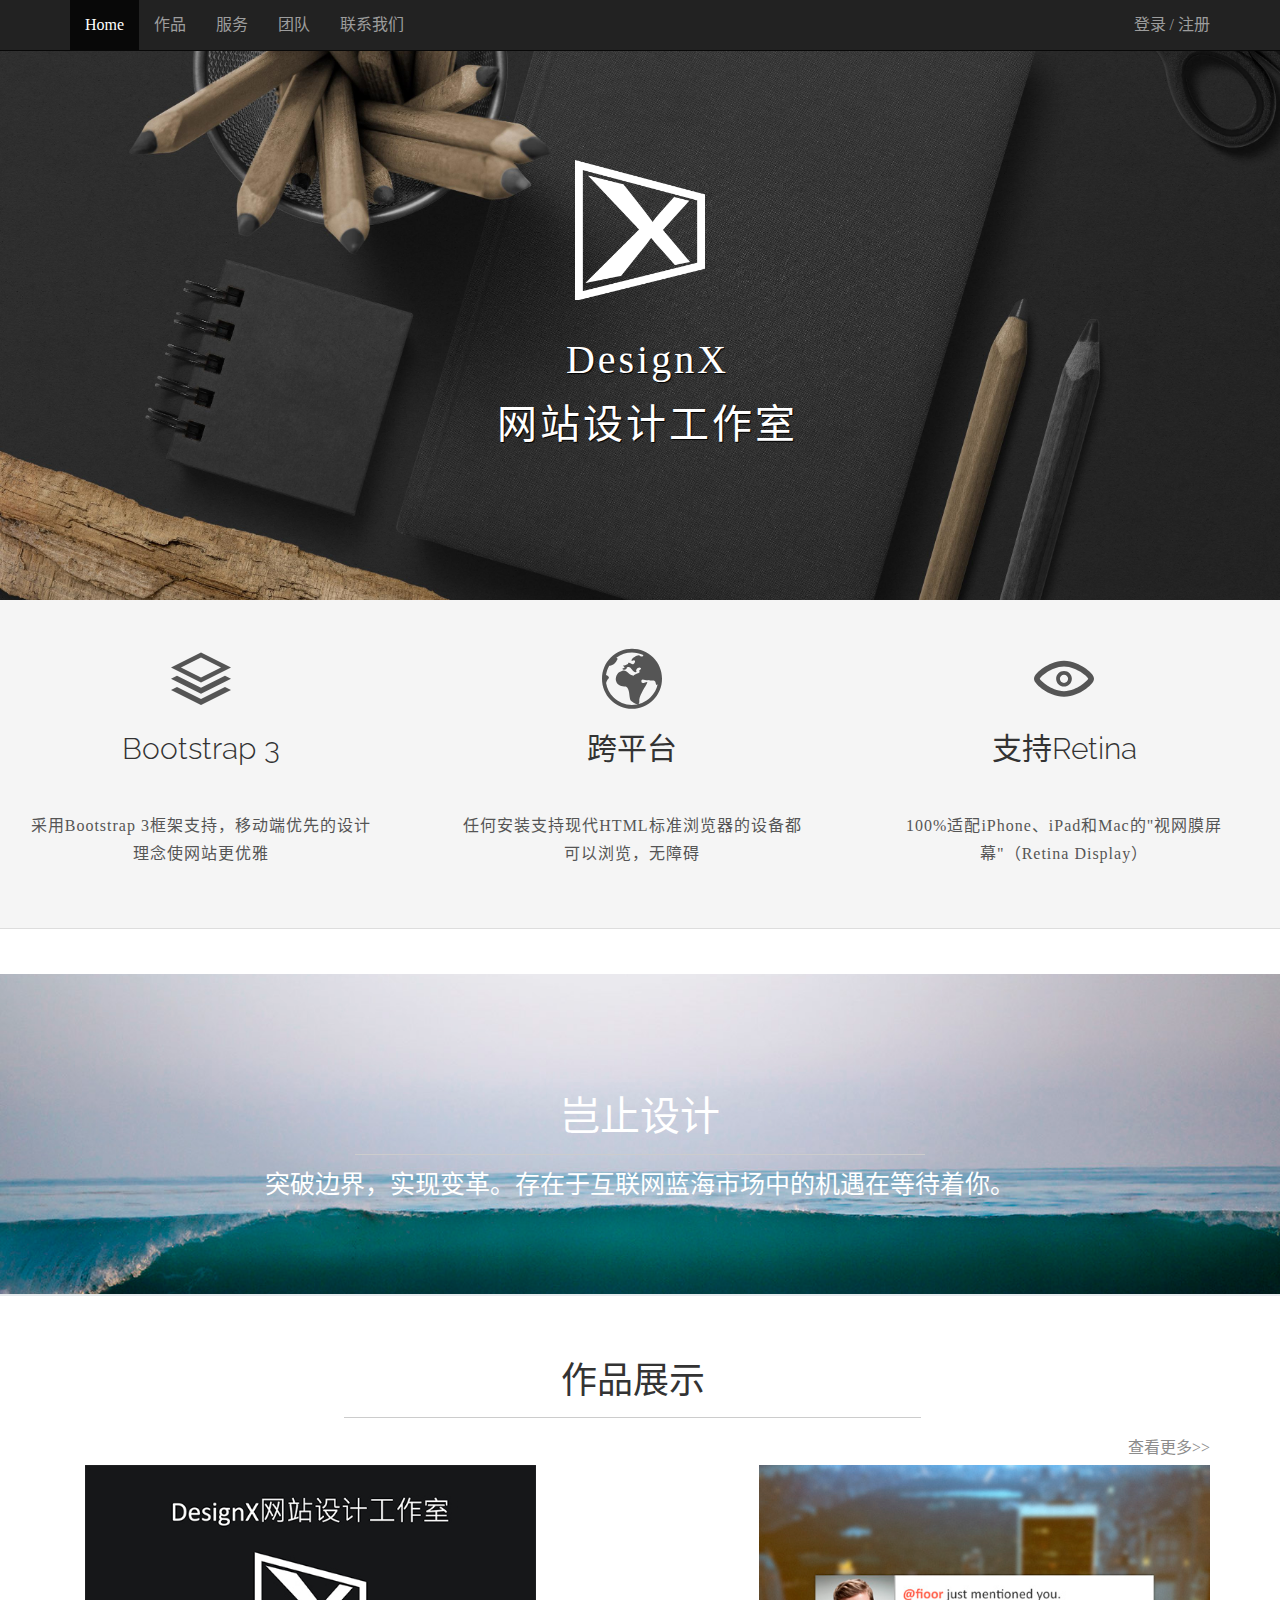
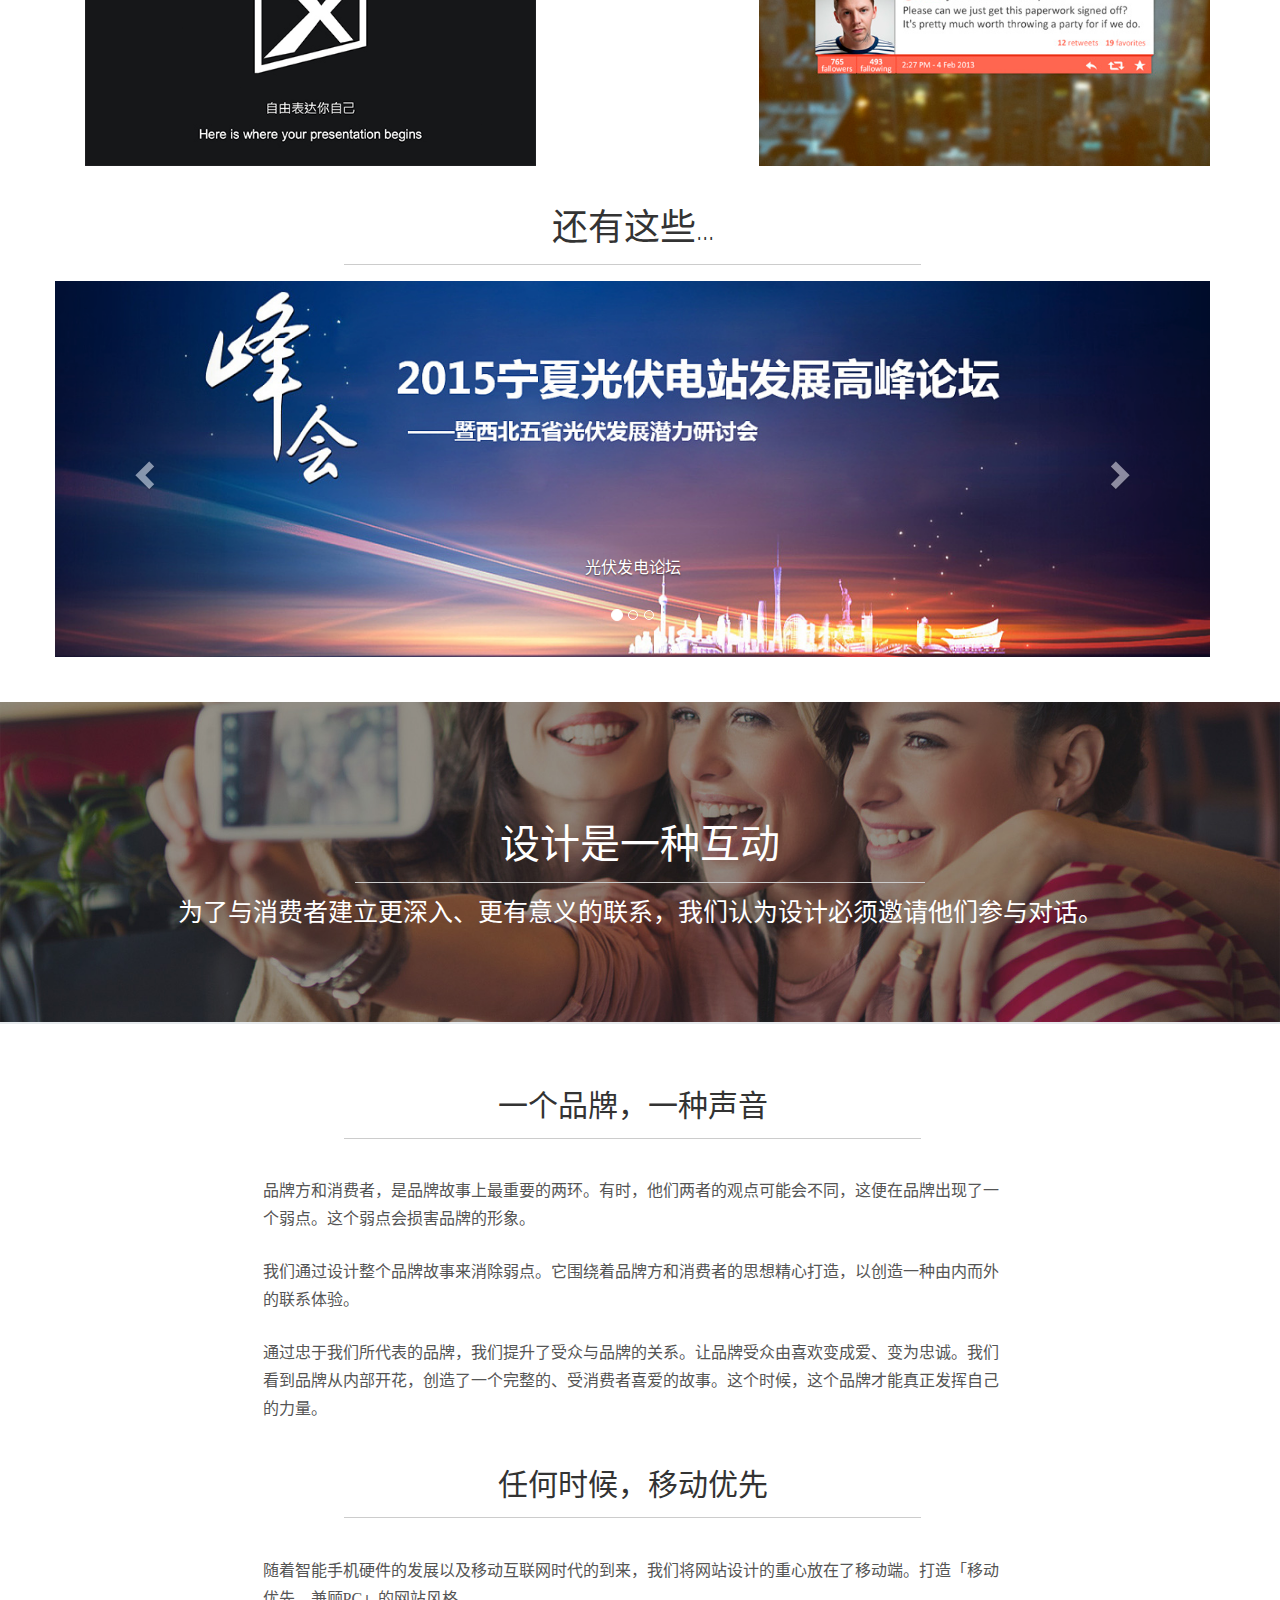
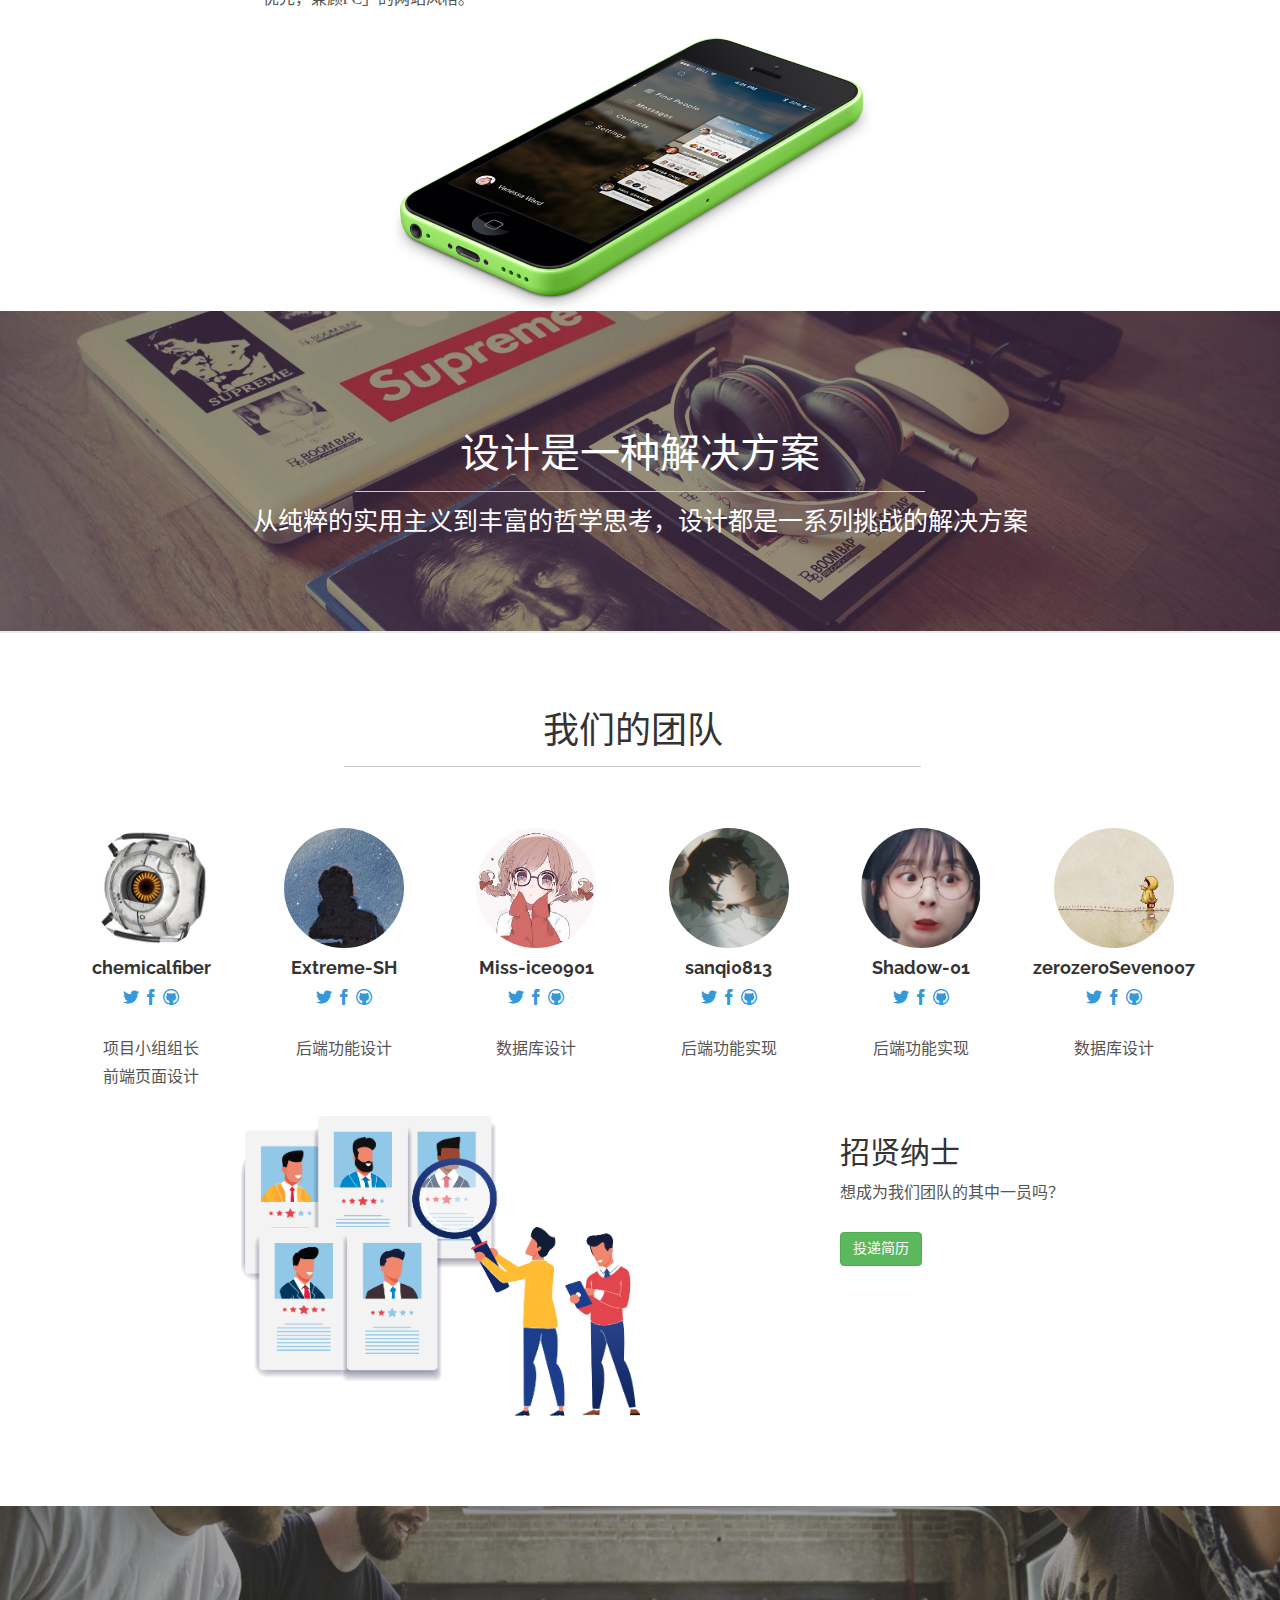
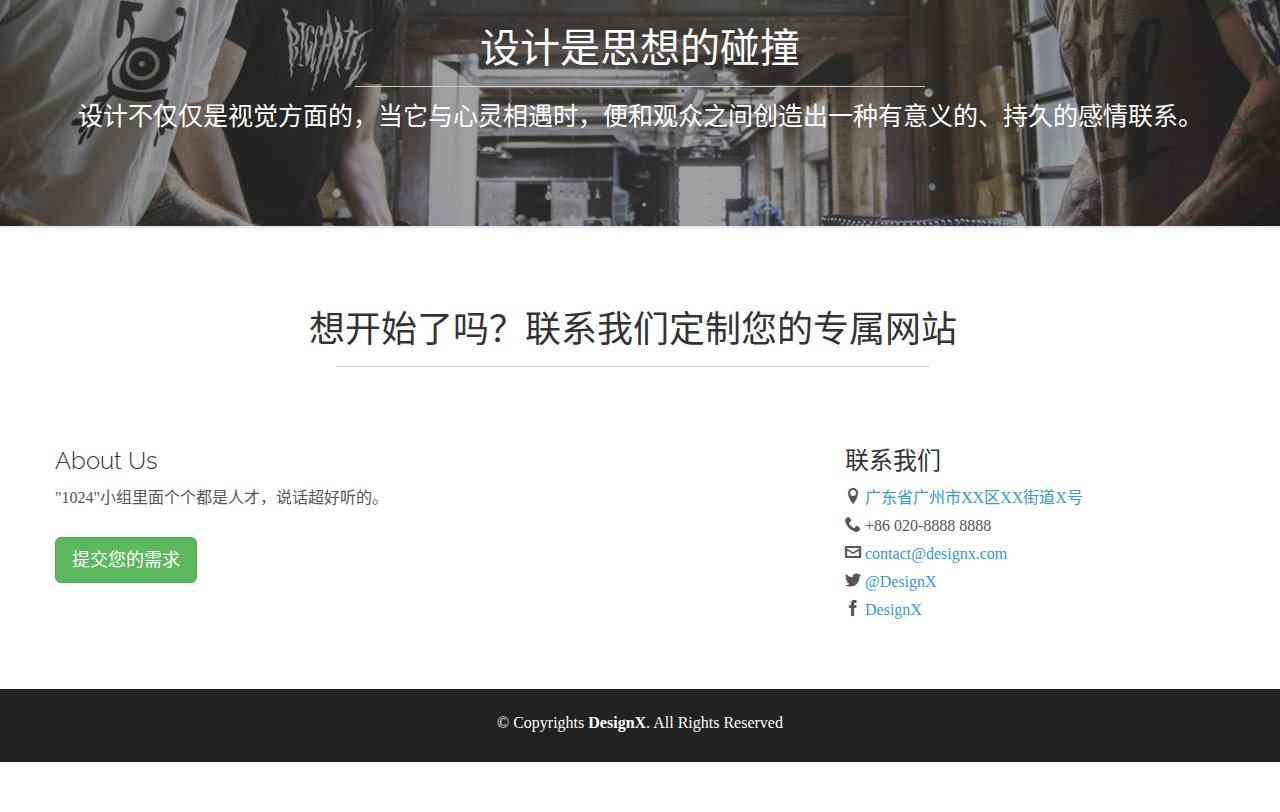
<file: web/index.html>
<!DOCTYPE html>
<html lang="zh-CN">
<head>
    <meta charset="utf-8">
    <title>DesignX网站设计工作室</title>
    <meta content="width=device-width, initial-scale=1.0" name="viewport">
    <!-- 网站图标 -->
    <link href="images/favicon.png" rel="icon">
    <link href="images/apple-touch-icon.png" rel="apple-touch-icon">
    <!-- Google字体引用 -->
    <link href="https://fonts.googleapis.com/css?family=Open+Sans:Lato:300,400,700,300italic,400italic|Raleway:400,300,700"
          rel="stylesheet">
    <!-- Bootstrap CSS -->
    <link href="static-lib/bootstrap/css/bootstrap.min.css" rel="stylesheet">
    <link href="static-lib/icomoon/icomoon.css" rel="stylesheet">
    <link href="css/style.css" rel="stylesheet">
</head>

<body data-spy="scroll" data-offset="58" data-target="#navbar-main">
<div id="navbar-main">
    <!-- 固定不动的导航栏 -->
    <div class="navbar navbar-inverse navbar-fixed-top">
        <div class="container">
            <div class="navbar-header">
                <button type="button" class="navbar-toggle" data-toggle="collapse" data-target=".navbar-collapse">
                    <span class="icon icon-menu" style="font-size:30px; color:#ffffff;"></span><!--汉堡菜单小图标-->
                </button>
            </div>
            <div class="navbar-collapse collapse">
                <ul class="nav navbar-nav">
                    <li><a href="#home" class="smoothscroll">Home</a></li>
                    <li><a href="#product" class="smoothscroll"> 作品</a></li>
                    <li><a href="#services" class="smoothscroll"> 服务</a></li>
                    <li><a href="#team" class="smoothscroll"> 团队</a></li>
                    <li><a href="#contact" class="smoothscroll"> 联系我们</a></li>
                </ul>
                <!--右边的注册和登录-->
                <ul class="nav navbar-nav navbar-right">
                    <li><a href="user.html"> 登录 / 注册</a></li><!--这里"可能"要改成Servlet路径-->
                </ul>
            </div>
        </div>
    </div>
</div>

<!-- ==== 宣传slogan ==== -->
<div id="home"></div>
<div id="headerwrap" name="home">
    <header class="clearfix">
        <h1><img src="images/logo.png" alt="" width="140px" height="140px"></h1>
        <p>DesignX</p>
        <p>网站设计工作室</p>
    </header>
</div>

<!-- ==== 特色 ==== -->
<div id="greywrap">
    <div class="row">
        <div class="col-lg-4 callout">
            <br>
            <span class="icon icon-stack"></span>
            <h2>Bootstrap 3</h2><br>
            <p>采用Bootstrap 3框架支持，移动端优先的设计理念使网站更优雅</p>
        </div>

        <div class="col-lg-4 callout">
            <br>
            <span class="icon icon-earth"></span>
            <h2>跨平台</h2><br>
            <p>任何安装支持现代HTML标准浏览器的设备都可以浏览，无障碍</p>
        </div>

        <div class="col-lg-4 callout">
            <br>
            <span class="icon icon-eye"></span>
            <h2>支持Retina</h2><br>
            <p>100%适配iPhone、iPad和Mac的"视网膜屏幕"（Retina Display）</p>
        </div>
    </div>
</div>

<!-- ==== 过渡-岂止设计 -->
<section class="section-divider textdivider divider1">
    <div class="container">
        <h1>岂止设计</h1>
        <hr>
        <p>突破边界，实现变革。存在于互联网蓝海市场中的机遇在等待着你。</p>
    </div>
</section>

<!-- ==== 我们的作品 ==== -->
<div class="container" id="product" name="product">
    <br>
    <div class="row">
        <br>
        <h1 class="centered">作品展示</h1>
        <hr>
        <p><a href="./list.html" style="float: right;color: #8c8c8c;">查看更多>></a></p><!--「list.html应该是动态的，请知晓」-->
        <br>
    </div>
    <!-- ====这里的作品图片是从后端动态查询的，后端应该填充代码的位置已经做注释，请留意==== -->
    <div class="container">
        <div class="row">
            <!-- 作品图片 1 -->
            <div class="col-md-5">
                <div class="grid mask">
                    <figure>
                        <img class="img-responsive" src="images/portfolio/designx.jpg" alt=""><!--在href处书写查询到的第一张图片的地址代码-->
                        <figcaption>
                            <h5>DesignX</h5><!--在此书写查询到的第一个作品标题代码-->
                            <a href="./designx-open-source.html" class="btn btn-primary btn-lg">查看</a><!-- 在href处书写查询到的第一个作品地址代码 -->
                        </figcaption>
                    </figure>
                </div>
            </div>

            <!-- 作品图片 2 -->
            <div class="col-md-5 pull-right">   <!-- 使用Bootstrap的「pull-right」类靠右对齐 -->
                <div class="grid mask">
                    <figure>
                        <img class="img-responsive" src="images/portfolio/folio05.jpg" alt=""><!--在href处书写查询到的第二张图片的地址代码-->
                        <figcaption>
                            <h5>个人名片设计</h5><!--在此书写查询到的第二个作品标题代码-->
                            <a href="" class="btn btn-primary btn-lg">查看</a><!-- 在href处书写查询到的第二个作品地址代码 -->
                        </figcaption>
                    </figure>
                </div>
            </div>
        </div>
    </div>
</div>

<!-- ==== 轮播图，此处的图片是静态的，后端不必担心 ==== -->
<div class="container" id="Carousel" name="Carousel">
    <div class="row">
        <br>
        <h1 class="centered">还有这些...</h1>
        <hr>
        <!--等待实现的轮播图代码-->
        <div id="slideshow" class="carousel slide" data-ride="carousel" data-interval="3000">   <!--ID随你定，类必须是「carousel」--><!--「data-interval="1000"」是定时器，单位是毫秒-->
            <ol class="carousel-indicators"><!--设置图片轮播顺序，这个是轮播计数器-->
                <li class="active" data-target="#slideshow" data-slide-to="0"></li>
                <li data-target="#slideshow" data-slide-to="1"></li>
                <li data-target="#slideshow" data-slide-to="2"></li>
            </ol>
            <!--设置轮播图片-->
            <div class="carousel-inner">
                <div class="item active">
                    <a href=" "><img src="./images/slide/01.png" alt=""></a >
                    <div class="carousel-caption">
                        <p>光伏发电论坛</p >
                    </div>
                </div>
                <div class="item">
                    <a href="#"><img src="./images/slide/02.png" alt=""></a >
                    <div class="carousel-caption">
                        <p>时尚穿搭速配网站</p >
                    </div>
                </div>
                <div class="item">
                    <a href="#"><img src="./images/slide/03.png" alt=""></a >
                    <div class="carousel-caption">
                        <p>生物燃料转化体系宣传</p >
                    </div>
                </div>
            </div>
            <!--设置图片轮播控制器，即左右切换按钮-->
            <a href="#slideshow" class="left carousel-control" data-slide="prev"><span class="glyphicon glyphicon-chevron-left"></span></a >
            <a href="#slideshow" class="right carousel-control" data-slide="next"><span class="glyphicon glyphicon-chevron-right"></span></a >
        </div>
    </div>
</div>

<!-- ==== 过渡-设计是一种互动 -->
<section class="section-divider textdivider divider2">
    <div class="container">
        <h1>设计是一种互动</h1>
        <hr>
        <p>为了与消费者建立更深入、更有意义的联系，我们认为设计必须邀请他们参与对话。</p>
    </div>
</section>

<!-- ==== 服务 ==== -->
<div class="container" id="services" name="services">
    <br>
    <br>
    <div class="row">
        <h2 class="centered">一个品牌，一种声音</h2>
        <hr>
        <br>
        <div class="col-lg-offset-2 col-lg-8">
            <p>品牌方和消费者，是品牌故事上最重要的两环。有时，他们两者的观点可能会不同，这便在品牌出现了一个弱点。这个弱点会损害品牌的形象。</p>
            <p>我们通过设计整个品牌故事来消除弱点。它围绕着品牌方和消费者的思想精心打造，以创造一种由内而外的联系体验。</p>
            <p>通过忠于我们所代表的品牌，我们提升了受众与品牌的关系。让品牌受众由喜欢变成爱、变为忠诚。我们看到品牌从内部开花，创造了一个完整的、受消费者喜爱的故事。这个时候，这个品牌才能真正发挥自己的力量。</p>
        </div>
    </div>

    <div class="row">
        <h2 class="centered">任何时候，移动优先</h2>
        <hr>
        <br>
        <div class="col-lg-offset-2 col-lg-8">
            <p>随着智能手机硬件的发展以及移动互联网时代的到来，我们将网站设计的重心放在了移动端。打造「移动优先，兼顾PC」的网站风格。</p>
            <img class="img-responsive" src="images/iphone.png" alt="" width="65%" height="65%" style="margin: 0 auto">
        </div>
    </div>
</div>

<!-- ==== 过渡-设计是一种解决方案 -->
<section class="section-divider textdivider divider3">
    <div class="container">
        <h1>设计是一种解决方案</h1>
        <hr>
        <p>从纯粹的实用主义到丰富的哲学思考，设计都是一系列挑战的解决方案</p>
    </div>
</section>

<!-- ==== 团队成员，如果想自己的介绍丰富点，记得跟我说 ==== -->
<div class="container" id="team" name="team">
    <br>
    <div class="row white centered">
        <h1 class="centered">我们的团队</h1>
        <hr>
        <br>
        <br>
        <div class="col-lg-2 centered">
            <img class="img img-circle" src="images/team/chemicalfiber.jpg" height="120px" width="120px" alt="">
            <br>
            <h4><b>chemicalfiber</b></h4>
            <a href="" class="icon icon-twitter"></a>
            <a href="" class="icon icon-facebook"></a>
            <a href="https://github.com/chemicalfiber" class="icon icon-github" target="_blank"></a>
            <p>项目小组组长<br>前端页面设计</p>
        </div>

        <div class="col-lg-2 centered">
            <img class="img img-circle" src="images/team/extreme-sh.jpeg" height="120px" width="120px" alt="">
            <br>
            <h4><b>Extreme-SH</b></h4>
            <a href="" class="icon icon-twitter"></a>
            <a href="" class="icon icon-facebook"></a>
            <a href="https://github.com/Extreme-SH" class="icon icon-github" target="_blank"></a>
            <p>后端功能设计</p>
        </div>

        <div class="col-lg-2 centered">
            <img class="img img-circle" src="images/team/miss-ice.jpeg" height="120px" width="120px" alt="">
            <br>
            <h4><b>Miss-ice0901</b></h4>
            <a href="" class="icon icon-twitter"></a>
            <a href="" class="icon icon-facebook"></a>
            <a href="https://github.com/Miss-ice0901" class="icon icon-github" target="_blank"></a>
            <p>数据库设计</p>
        </div>

        <div class="col-lg-2 centered">
            <img class="img img-circle" src="images/team/sanqi0813.jpeg" height="120px" width="120px" alt="">
            <br>
            <h4><b>sanqi0813</b></h4>
            <a href="" class="icon icon-twitter"></a>
            <a href="" class="icon icon-facebook"></a>
            <a href="https://github.com/sanqi0813" class="icon icon-github" target="_blank"></a>
            <p>后端功能实现</p>
        </div>

        <div class="col-lg-2 centered">
            <img class="img img-circle" src="images/team/shadow01.png" height="120px" width="120px" alt="">
            <br>
            <h4><b>Shadow-01</b></h4>
            <a href="" class="icon icon-twitter"></a>
            <a href="" class="icon icon-facebook"></a>
            <a href="https://github.com/1124925841" class="icon icon-github" target="_blank"></a>
            <p>后端功能实现</p>
        </div>

        <div class="col-lg-2 centered">
            <img class="img img-circle" src="images/team/zerozeroSeven.jpeg" height="120px" width="120px" alt="">
            <br>
            <h4><b>zerozeroSeven007</b></h4>
            <a href="" class="icon icon-twitter"></a>
            <a href="" class="icon icon-facebook"></a>
            <a href="https://github.com/zerozeroSeven007" class="icon icon-github" target="_blank"></a>
            <p>数据库设计</p>
        </div>
    </div>
</div>

<!-- ==== 招贤纳士 ==== -->
<div class="container">
    <div class="row">
        <div class="col-lg-8 centered">
            <img class="img-responsive" src="images/search.png"
                 style="width: 400px;height: 300px;margin: 0 auto;">
        </div>
        <div class="col-lg-4">
            <h2>招贤纳士</h2>
            <p>想成为我们团队的其中一员吗？</p>
            <p><a href="mailto:contact@designx.com" class="btn btn-success">投递简历</a></p>
        </div>
    </div>
</div>
<br>
<br>

<!-- ==== 过渡-设计是思想的碰撞 ==== -->
<section class="section-divider textdivider divider4">
    <div class="container">
        <h1>设计是思想的碰撞</h1>
        <hr>
        <p>设计不仅仅是视觉方面的，当它与心灵相遇时，便和观众之间创造出一种有意义的、持久的感情联系。</p>
    </div>
</section>

<!-- ==== 联系我们 ==== -->
<div class="container" id="contact" name="contact">
    <div class="row">
        <br>
        <h1 class="centered">想开始了吗？联系我们定制您的专属网站</h1>
        <hr>
        <br>
        <br>

        <div class="col-lg-8">
            <h3>About Us</h3>
            <p>"1024"小组里面个个都是人才，说话超好听的。</p>
            <a href="order.html" class="btn btn-success btn-lg">提交您的需求</a><!--这里"可能"要改成Servlet路径-->
        </div>

        <div class="col-lg-4">
            <h3>联系我们</h3>
            <p><span class="icon icon-location-4"></span><a href="./location.html" title="点此查看地图"> 广东省广州市XX区XX街道X号</a><br/>
                <span class="icon icon-phone"></span> +86 020-8888 8888 <br/>
                <span class="icon icon-envelop"></span> <a href="#"> contact@designx.com</a> <br/>
                <span class="icon icon-twitter"></span> <a href="#"> @DesignX </a> <br/>
                <span class="icon icon-facebook"></span> <a href="#"> DesignX </a> <br/>
            </p>
        </div>
    </div>
</div>

<!-- 版权页脚 -->
<div id="copyrights">
    <div class="container">
        <p>
            &copy; Copyrights <strong>DesignX</strong>. All Rights Reserved
        </p>
        <div id="allMap"></div>
    </div>
</div>

<script src="static-lib/jquery/jquery.min.js"></script>
<script src="static-lib/bootstrap/js/bootstrap.min.js"></script>
<script src="static-lib/easing/easing.min.js"></script><!--平滑滚动道锚点链接用的JS，有兴趣可以研究，配合「smoothscroll」类使用-->
<script src="static-lib/main.js"></script>
</body>
</html>
</file>
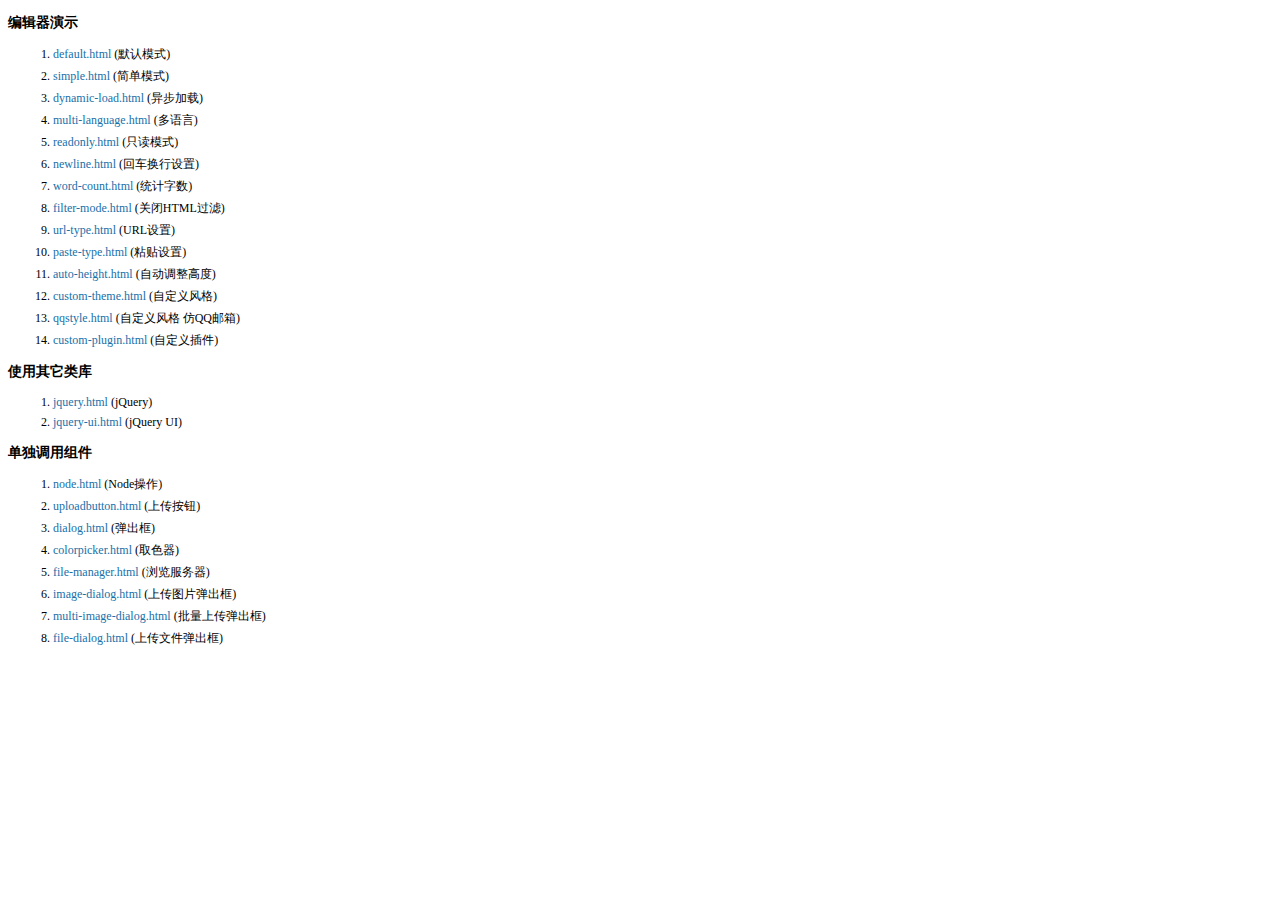
<file: web/js/editor/examples/index.html>
<!doctype html>
<html>
	<head>
		<meta charset="utf-8" />
		<title>KindEditor Examples</title>
		<style>
			body {
				font-size: 12px;
				font-family: Tahoma, Simsun;
			}
			h3 {
				font-size: 14px;
			}
			a {
				color: #1870a9;
				text-decoration: none;
			}
			a:hover {
				color: #BC2A4D;
			}
			li {
				margin: 5px;
			}
		</style>
	</head>
	<body>
		<h3>编辑器演示</h3>
		<ol>
			<li><a href="default.html" target="_blank">default.html</a> (默认模式)</li>
			<li><a href="simple.html" target="_blank">simple.html</a> (简单模式)</li>
			<li><a href="dynamic-load.html" target="_blank">dynamic-load.html</a> (异步加载)</li>
			<li><a href="multi-language.html" target="_blank">multi-language.html</a> (多语言)</li>
			<li><a href="readonly.html" target="_blank">readonly.html</a> (只读模式)</li>
			<li><a href="newline.html" target="_blank">newline.html</a> (回车换行设置)</li>
			<li><a href="word-count.html" target="_blank">word-count.html</a> (统计字数)</li>
			<li><a href="filter-mode.html" target="_blank">filter-mode.html</a> (关闭HTML过滤)</li>
			<li><a href="url-type.html" target="_blank">url-type.html</a> (URL设置)</li>
			<li><a href="paste-type.html" target="_blank">paste-type.html</a> (粘贴设置)</li>
			<li><a href="auto-height.html" target="_blank">auto-height.html</a> (自动调整高度)</li>
			<li><a href="custom-theme.html" target="_blank">custom-theme.html</a> (自定义风格)</li>
			<li><a href="qqstyle.html" target="_blank">qqstyle.html</a> (自定义风格 仿QQ邮箱)</li>
			<li><a href="custom-plugin.html" target="_blank">custom-plugin.html</a> (自定义插件)</li>
		</ol>
		<h3>使用其它类库</h3>
		<ol>
			<li><a href="jquery.html" target="_blank">jquery.html</a> (jQuery)</li>
			<li><a href="jquery-ui.html" target="_blank">jquery-ui.html</a> (jQuery UI)</li>
		</ol>
		<h3>单独调用组件</h3>
		<ol>
			<li><a href="node.html" target="_blank">node.html</a> (Node操作)</li>
			<li><a href="uploadbutton.html" target="_blank">uploadbutton.html</a> (上传按钮)</li>
			<li><a href="dialog.html" target="_blank">dialog.html</a> (弹出框)</li>
			<li><a href="colorpicker.html" target="_blank">colorpicker.html</a> (取色器)</li>
			<li><a href="file-manager.html" target="_blank">file-manager.html</a> (浏览服务器)</li>
			<li><a href="image-dialog.html" target="_blank">image-dialog.html</a> (上传图片弹出框)</li>
			<li><a href="multi-image-dialog.html" target="_blank">multi-image-dialog.html</a> (批量上传弹出框)</li>
			<li><a href="file-dialog.html" target="_blank">file-dialog.html</a> (上传文件弹出框)</li>
		</ol>
	</body>
</html>
</file>
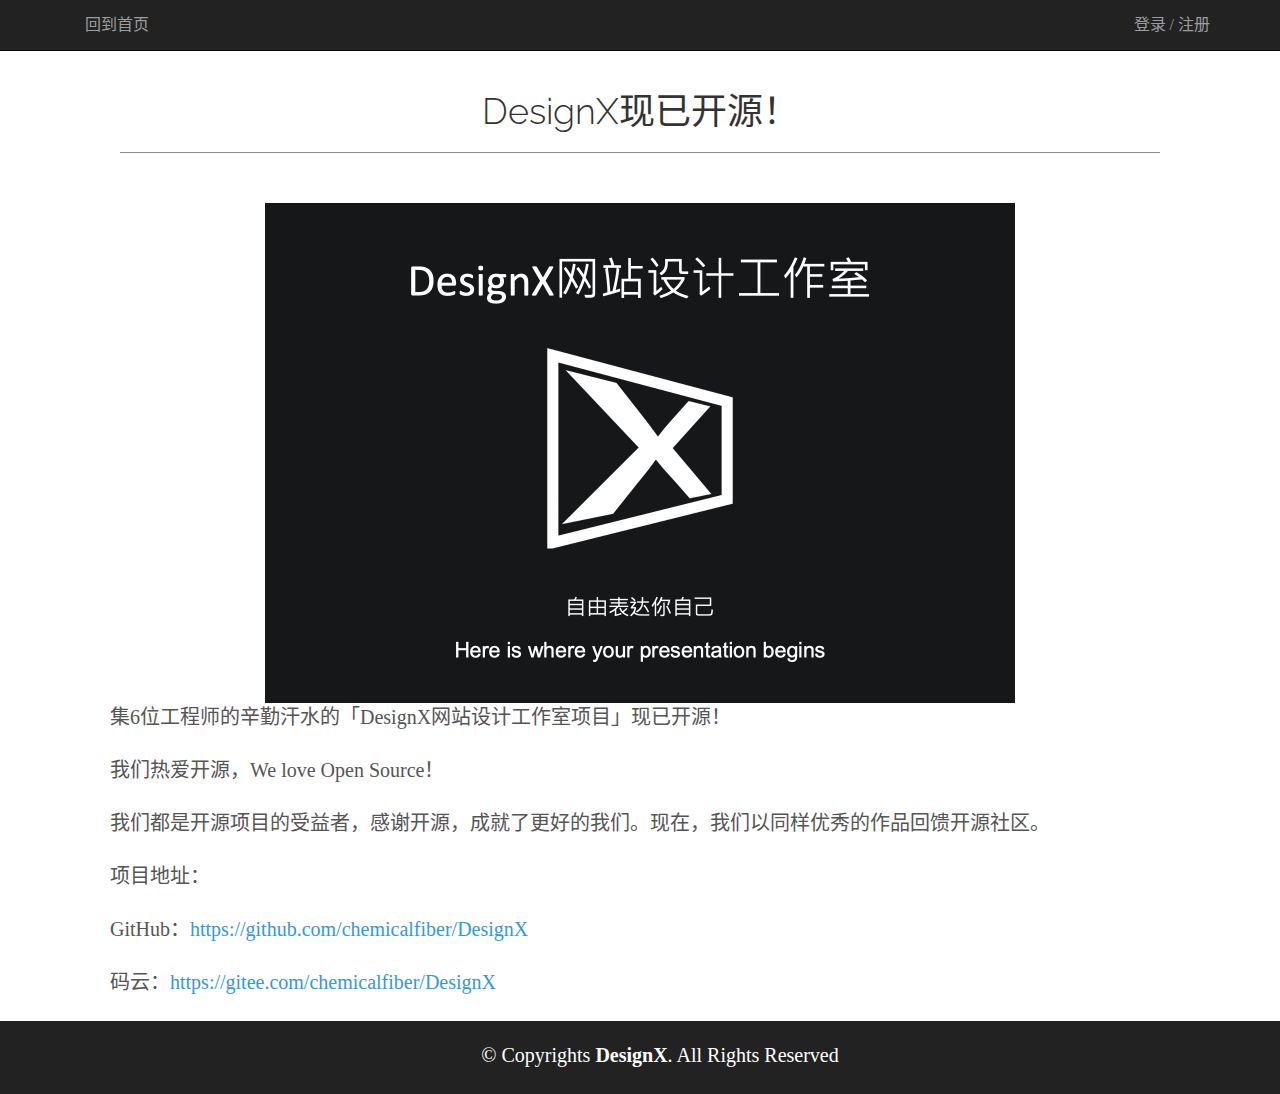
<file: web/designx-open-source.html>
<!DOCTYPE html>
<html lang="zh-CN">
<head>
    <meta charset="utf-8">
    <title>DesignX现已开源！-DesignX网站设计工作室</title>
    <meta content="width=device-width, initial-scale=1.0" name="viewport">
    <!-- 网站图标 -->
    <link href="images/favicon.png" rel="icon">
    <link href="images/apple-touch-icon.png" rel="apple-touch-icon">
    <!-- Google字体引用 -->
    <link href="https://fonts.googleapis.com/css?family=Open+Sans:Lato:300,400,700,300italic,400italic|Raleway:400,300,700"
          rel="stylesheet">
    <!-- Bootstrap CSS -->
    <link href="static-lib/bootstrap/css/bootstrap.min.css" rel="stylesheet">
    <link href="static-lib/icomoon/icomoon.css" rel="stylesheet">
    <link href="css/style.css" rel="stylesheet">
    <style>
        h1{
            text-align: center;
            padding: 20px;
            border-bottom: #8c8c8c 1px solid;
            margin: 50px;
        }
        p{
            text-indent: 2em;
            font-size: 20px;
        }
    </style>
</head>

<body data-spy="scroll" data-offset="58" data-target="#navbar-main">
<div id="navbar-main">
    <!-- 固定不动的导航栏 -->
    <div class="navbar navbar-inverse navbar-fixed-top">
        <div class="container">
            <div class="navbar-header">
                <button type="button" class="navbar-toggle" data-toggle="collapse" data-target=".navbar-collapse">
                    <span class="icon icon-menu" style="font-size:30px; color:#ffffff;"></span><!--汉堡菜单小图标-->
                </button>
            </div>
            <div class="navbar-collapse collapse">
                <ul class="nav navbar-nav">
                    <li><a href="./index.html">回到首页</a></li>
                </ul>
                <!--右边的注册和登录-->
                <ul class="nav navbar-nav navbar-right">
                    <li><a href="./user.html"> 登录 / 注册</a></li><!--这里"可能"要改成Servlet路径-->
                </ul>
            </div>
        </div>
    </div>
</div>

<div class="container">
    <br>
    <div class="product">
        <h1>DesignX现已开源！</h1>
        <img src="./images/portfolio/designxLarge.png" alt="" width="750px" height="500px" class="img-responsive center-block">
        <p>集6位工程师的辛勤汗水的「DesignX网站设计工作室项目」现已开源！</p>
        <p>我们热爱开源，We love Open Source！</p>
        <p>我们都是开源项目的受益者，感谢开源，成就了更好的我们。现在，我们以同样优秀的作品回馈开源社区。</p>
        <p>项目地址：</p>
        <p>GitHub：<a href="https://github.com/chemicalfiber/DesignX">https://github.com/chemicalfiber/DesignX</a></p>
        <p>码云：<a href="https://gitee.com/chemicalfiber/DesignX">https://gitee.com/chemicalfiber/DesignX</a></p>


    </div>
</div>

<div id="copyrights">
    <div class="container">
        <p>
            &copy; Copyrights <strong>DesignX</strong>. All Rights Reserved
        </p>
        <div id="allMap"></div>
    </div>
</div>
<!-- 版权页脚 -->

<script src="static-lib/jquery/jquery.min.js"></script>
<script src="static-lib/bootstrap/js/bootstrap.min.js"></script>
<script src="static-lib/easing/easing.min.js"></script>
<script src="static-lib/main.js"></script>

</body>
</html>
</file>
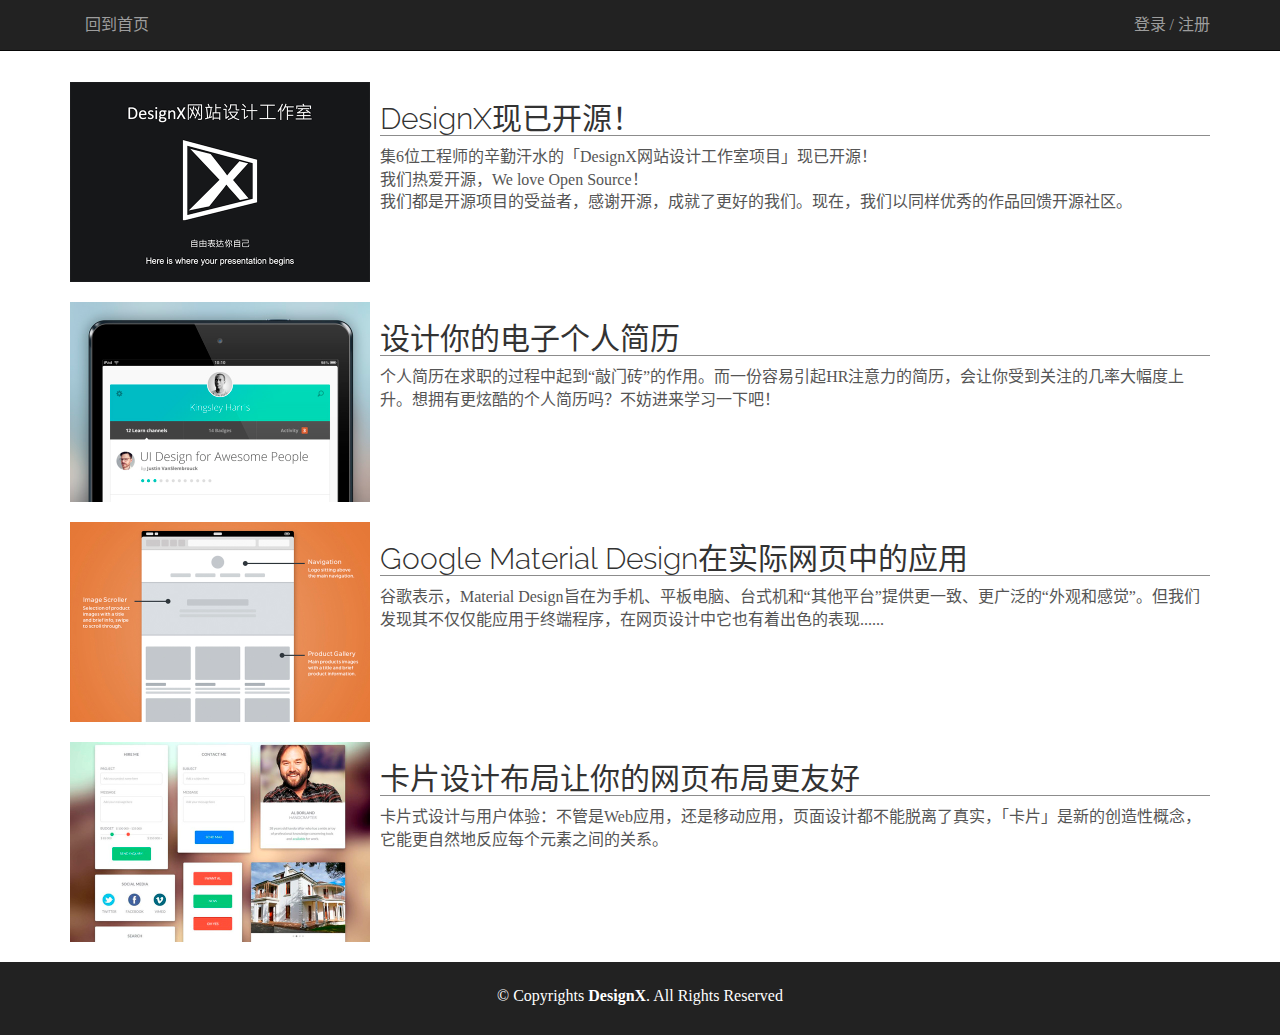
<file: web/list.html>
<!DOCTYPE html>
<html lang="zh-CN">
<head>
    <meta charset="utf-8">
    <title>作品列表-DesignX网站设计工作室</title>
    <meta content="width=device-width, initial-scale=1.0" name="viewport">
    <!-- 网站图标 -->
    <link href="images/favicon.png" rel="icon">
    <link href="images/apple-touch-icon.png" rel="apple-touch-icon">
    <!-- Google字体引用 -->
    <link href="https://fonts.googleapis.com/css?family=Open+Sans:Lato:300,400,700,300italic,400italic|Raleway:400,300,700"
          rel="stylesheet">
    <!-- Bootstrap CSS -->
    <link href="static-lib/bootstrap/css/bootstrap.min.css" rel="stylesheet">
    <link href="static-lib/icomoon/icomoon.css" rel="stylesheet">
    <link href="css/style.css" rel="stylesheet">
    <style>
        .media{
            margin-bottom: 20px;
        }
        h2{
            border-bottom: #8c8c8c solid 1px;
        }
        @media (min-width: 650px) {
            img{
                width: 300px;
                height: 200px;
            }
        }
        @media (max-width: 649px) {
            img{
                width: 150px;
                height: 100px;
            }
        }
        a>h2:hover{
            color: #a4003a;
        }
    </style>
</head>

<body data-spy="scroll" data-offset="58" data-target="#navbar-main">
<div id="navbar-main">
    <!-- 固定不动的导航栏 -->
    <div class="navbar navbar-inverse navbar-fixed-top">
        <div class="container">
            <div class="navbar-header">
                <button type="button" class="navbar-toggle" data-toggle="collapse" data-target=".navbar-collapse">
                    <span class="icon icon-menu" style="font-size:30px; color:#ffffff;"></span><!--汉堡菜单小图标-->
                </button>
            </div>
            <div class="navbar-collapse collapse">
                <ul class="nav navbar-nav">
                    <li><a href="./index.html">回到首页</a></li>
                </ul>
                <!--右边的注册和登录-->
                <ul class="nav navbar-nav navbar-right">
                    <li><a href="./user.html"> 登录 / 注册</a></li><!--这里"可能"要改成Servlet路径-->
                </ul>
            </div>
        </div>
    </div>
</div>

<div class="container">
    <br><br><br>
    <div class="media">
        <a href="designx-open-source.html" class="media-left"><img src="./images/portfolio/designx.jpg" alt=""></a>
        <div class="media-body">
            <a href="designx-open-source.html"><h2>DesignX现已开源！</h2></a>
            集6位工程师的辛勤汗水的「DesignX网站设计工作室项目」现已开源！<br>我们热爱开源，We love Open Source！<br>我们都是开源项目的受益者，感谢开源，成就了更好的我们。现在，我们以同样优秀的作品回馈开源社区。
        </div>
    </div>
    <div class="media">
        <a href="#" class="media-left"><img src="./images/portfolio/folio02.jpg" alt=""></a>
        <div class="media-body">
            <a href="#"><h2>设计你的电子个人简历</h2></a>
            个人简历在求职的过程中起到“敲门砖”的作用。而一份容易引起HR注意力的简历，会让你受到关注的几率大幅度上升。想拥有更炫酷的个人简历吗？不妨进来学习一下吧！
        </div>
    </div>
    <div class="media">
        <a href="#" class="media-left"><img src="./images/portfolio/folio09.jpg" alt=""></a>
        <div class="media-body">
            <a href="#"><h2>Google Material Design在实际网页中的应用</h2></a>
            谷歌表示，Material Design旨在为手机、平板电脑、台式机和“其他平台”提供更一致、更广泛的“外观和感觉”。但我们发现其不仅仅能应用于终端程序，在网页设计中它也有着出色的表现......
        </div>
    </div>
    <div class="media">
        <a href="#" class="media-left"><img src="./images/portfolio/folio08.jpg" alt=""></a>
        <div class="media-body">
            <a href="#"><h2>卡片设计布局让你的网页布局更友好</h2></a>
            卡片式设计与用户体验：不管是Web应用，还是移动应用，页面设计都不能脱离了真实，「卡片」是新的创造性概念，它能更自然地反应每个元素之间的关系。
        </div>
    </div>
</div>

<div id="copyrights">
    <div class="container">
        <p>
            &copy; Copyrights <strong>DesignX</strong>. All Rights Reserved
        </p>
        <div id="allMap"></div>
    </div>
</div>
<!-- 版权页脚 -->

<script src="static-lib/jquery/jquery.min.js"></script>
<script src="static-lib/bootstrap/js/bootstrap.min.js"></script>
<script src="static-lib/easing/easing.min.js"></script>
<script src="static-lib/main.js"></script>

</body>
</html>
</file>
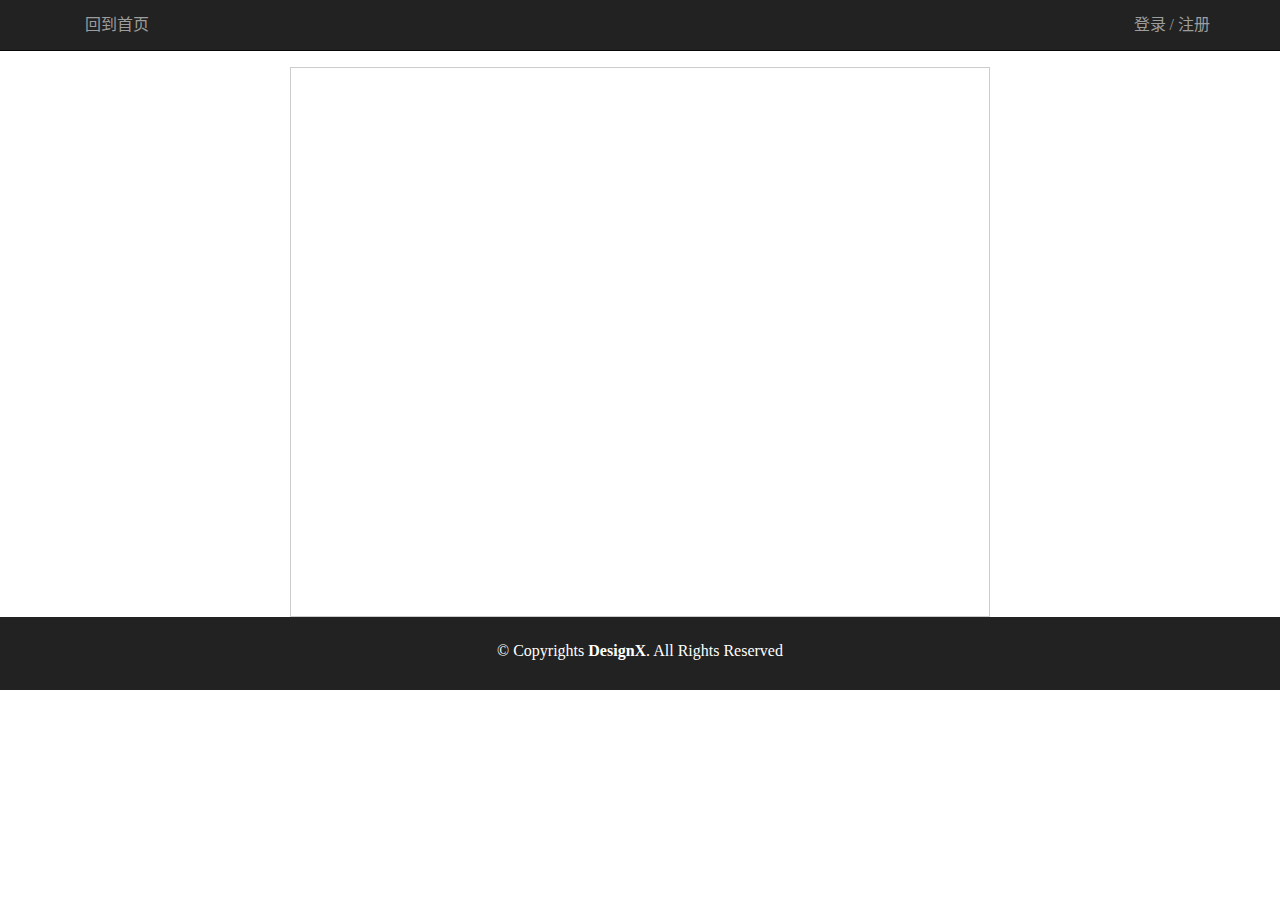
<file: web/location.html>
<!DOCTYPE html>
<html lang="zh-CN">
<head>
    <meta charset="utf-8">
    <title>我们的位置-DesignX网站设计工作室</title>
    <meta content="width=device-width, initial-scale=1.0" name="viewport">
    <!-- 网站图标 -->
    <link href="images/favicon.png" rel="icon">
    <link href="images/apple-touch-icon.png" rel="apple-touch-icon">
    <!-- Google字体引用 -->
    <link href="https://fonts.googleapis.com/css?family=Open+Sans:Lato:300,400,700,300italic,400italic|Raleway:400,300,700"
          rel="stylesheet">
    <!-- Bootstrap CSS -->
    <link href="static-lib/bootstrap/css/bootstrap.min.css" rel="stylesheet">
    <link href="static-lib/icomoon/icomoon.css" rel="stylesheet">
    <link href="css/style.css" rel="stylesheet">
    <script src="http://api.map.baidu.com/api?v=2.0&ak=0A5bc3c4fb543c8f9bc54b77bc155724"></script>
    <style>
        #map{
            width:700px;
            height:550px;
            border:#ccc solid 1px;
            font-size:12px;
            margin: 0 auto;
        }
    </style>
</head>

<body data-spy="scroll" data-offset="58" data-target="#navbar-main">
<div id="navbar-main">
    <!-- 固定不动的导航栏 -->
    <div class="navbar navbar-inverse navbar-fixed-top">
        <div class="container">
            <div class="navbar-collapse collapse">
                <ul class="nav navbar-nav">
                    <li><a href="./index.html">回到首页</a></li>
                </ul>
                <!--右边的注册和登录-->
                <ul class="nav navbar-nav navbar-right">
                    <li><a href="user.html" class="active"> 登录 / 注册</a></li>
                </ul>
            </div>
        </div>
    </div>
</div>

<div class="container">
    <br><br><br>
    <!--百度地图容器-->
    <div id="map"></div>
</div>

<div id="copyrights">
    <div class="container">
        <p>
            &copy; Copyrights <strong>DesignX</strong>. All Rights Reserved
        </p>
        <div id="allMap"></div>
    </div>
</div>
<!-- 版权页脚 -->

<script src="static-lib/jquery/jquery.min.js"></script>
<script src="static-lib/bootstrap/js/bootstrap.min.js"></script>
<script src="static-lib/easing/easing.min.js"></script>
<script src="static-lib/main.js"></script>
<script type="text/javascript">
    //创建和初始化地图函数：
    function initMap() {
        createMap();//创建地图
        setMapEvent();//设置地图事件
        addMapControl();//向地图添加控件
        addMapOverlay();//向地图添加覆盖物
    }

    function createMap() {
        map = new BMap.Map("map");
        map.centerAndZoom(new BMap.Point(113.269219, 23.137467), 19);   // 初始化地图中心点
    }

    function setMapEvent() {
        map.enableScrollWheelZoom();    // 允许滚轮缩放
        map.enableKeyboard();           // 允许键盘操控
        map.enableDragging();           // 可以拖动
        map.enableDoubleClickZoom();    // 允许双击
    }

    function addClickHandler(target, window) {
        target.addEventListener("click", function () {
            target.openInfoWindow(window);
        });
    }

    function addMapOverlay() {
        var markers = [
            {
                content: "",
                title: "我们的位置",
                imageOffset: {width: 0, height: 3},
                position: {lat: 23.137413, lng: 113.269048}
            }
        ];
        for (var index = 0; index < markers.length; index++) {
            var point = new BMap.Point(markers[index].position.lng, markers[index].position.lat);
            var marker = new BMap.Marker(point, {
                icon: new BMap.Icon("http://api.map.baidu.com/lbsapi/createmap/images/icon.png", new BMap.Size(20, 25), {
                    imageOffset: new BMap.Size(markers[index].imageOffset.width, markers[index].imageOffset.height)
                })
            });
            var label = new BMap.Label(markers[index].title, {offset: new BMap.Size(25, 5)});
            var opts = {
                width: 200,
                title: markers[index].title,
                enableMessage: false
            };
            var infoWindow = new BMap.InfoWindow(markers[index].content, opts);
            marker.setLabel(label);
            addClickHandler(marker, infoWindow);
            map.addOverlay(marker);
        }
    }

    //向地图添加控件
    function addMapControl() {
        var scaleControl = new BMap.ScaleControl({anchor: BMAP_ANCHOR_BOTTOM_LEFT});
        scaleControl.setUnit(BMAP_UNIT_IMPERIAL);
        map.addControl(scaleControl);
        var navControl = new BMap.NavigationControl({
            anchor: BMAP_ANCHOR_TOP_LEFT,
            type: BMAP_NAVIGATION_CONTROL_LARGE
        });
        map.addControl(navControl);
        var overviewControl = new BMap.OverviewMapControl({anchor: BMAP_ANCHOR_BOTTOM_RIGHT, isOpen: true});
        map.addControl(overviewControl);
    }
    // var map;
    initMap();
</script>
</body>
</html>
</file>
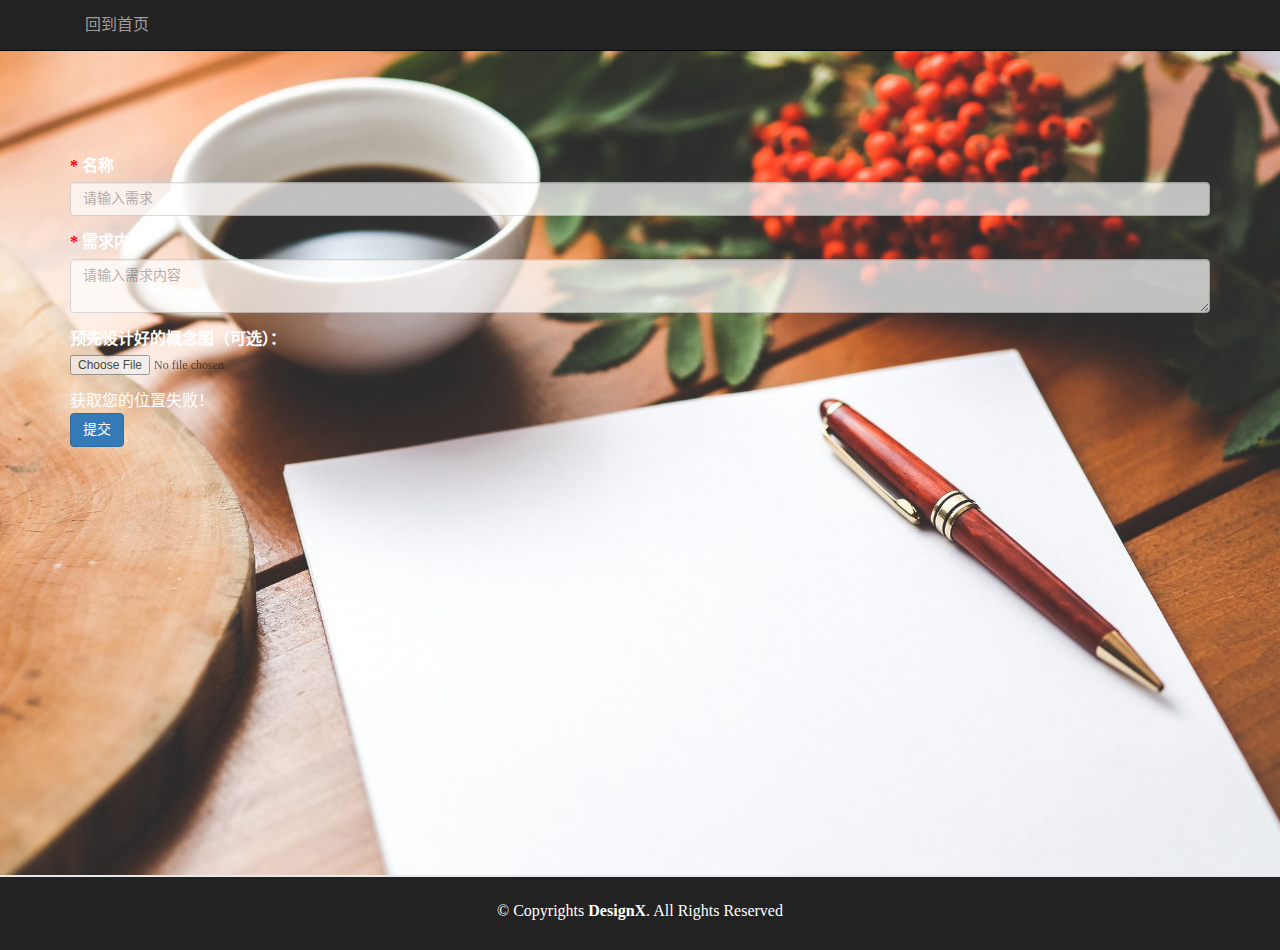
<file: web/order.html>
<!DOCTYPE html>
<html lang="zh-CN">

<head>
    <meta charset="utf-8">
    <title>需求提交页面-DesignX网站设计工作室</title>
    <meta content="width=device-width, initial-scale=1.0" name="viewport">
    <!-- 网站图标 -->
    <link href="images/favicon.png" rel="icon">
    <link href="images/apple-touch-icon.png" rel="apple-touch-icon">
    <!-- Google字体引用 -->
    <link href="https://fonts.googleapis.com/css?family=Open+Sans:Lato:300,400,700,300italic,400italic|Raleway:400,300,700"
          rel="stylesheet">
    <!-- Bootstrap CSS -->
    <link href="static-lib/bootstrap/css/bootstrap.min.css" rel="stylesheet">
    <link href="static-lib/icomoon/icomoon.css" rel="stylesheet">
    <link href="css/style.css" rel="stylesheet">
    <style>
        input,textarea{
            opacity: 70%;
        }
        .redStar{color: red}
    </style>
</head>

<body data-spy="scroll" data-offset="58" data-target="#navbar-main">
<div id="navbar-main">
    <!-- 固定不动的导航栏 -->
    <div class="navbar navbar-inverse navbar-fixed-top">
        <div class="container">
            <div class="navbar-header">
                <button type="button" class="navbar-toggle" data-toggle="collapse" data-target=".navbar-collapse">
                    <span class="icon icon-menu" style="font-size:30px; color: #ffffff"></span>
                </button>
            </div>
            <div class="navbar-collapse collapse">
                <ul class="nav navbar-nav">
                    <li><a href="./index.html">回到首页</a></li>
                </ul>
            </div>
        </div>
    </div>
</div>
<section class="section-divider textdivider divider6">
<div style="height: 650px;">
    <div class="container" style="margin-top: 80px;">
        <form action="" role="form">
            <div class="form-group">
                <label for="name"><span class="redStar">* </span>名称</label>
                <input type="text" class="form-control" id="name" placeholder="请输入需求" required>
            </div>
            <div class="form-group">
                <label for="content"><span class="redStar">* </span>需求内容</label>
                <textarea class="form-control" id="content" placeholder="请输入需求内容" required></textarea>
            </div>
            <div class="form-group">
                <label for="inputfile">预先设计好的概念图（可选）：</label>
                <input type="file" id="inputfile">
            </div>
            <div id="locationHint"><span class="icon icon-earth">正在获取您的位置...</span></div>
            <button type="submit" class="btn btn-primary">提交</button>
        </form>
    </div>
</div>
</section>

<div id="copyrights">
    <div class="container">
        <p>
            &copy; Copyrights <strong>DesignX</strong>. All Rights Reserved
        </p>
    </div>
</div>
<!-- 版权页脚 -->

<script src="static-lib/jquery/jquery.min.js"></script>
<script src="static-lib/bootstrap/js/bootstrap.min.js"></script>
<script src="static-lib/easing/easing.min.js"></script>
<script src="static-lib/main.js"></script>


<script src="http://api.map.baidu.com/api?v=2.0&ak=0A5bc3c4fb543c8f9bc54b77bc155724"></script>
<script>
    function getMyPosition(){
        if(window.navigator.geolocation){
            navigator.geolocation.getCurrentPosition(success,failed);
        }else{
            $("#locationHint").html("当前浏览器不支持GeoLocation！")
        }
    }
    function success(p){
        var jd = p.coords.longitude;	// 经度
        var wd = p.coords.latitude;		// 纬度
        // 百度地图API功能
        var point = new BMap.Point(jd, wd);
        var gc = new BMap.Geocoder();
        gc.getLocation(point, function (rs) {
            var addComp = rs.addressComponents;
            //根据百度地图API返回的位置信息动态设置页面内容
            //alert(addComp.province + ", " + addComp.city + ", " + addComp.district + ", " + addComp.street + ", " + addComp.streetNumber);
            $("#locationHint").html("<span class='icon icon-earth'></span> 我们会尽快安排位于<b>" + addComp.province + " " + addComp.city + "</b>的工程师与您会面洽谈");
        });
    }
    function failed(){
        $("#locationHint").html("获取您的位置失败！");
    }
    getMyPosition();
</script>
</body>
</html>
</file>
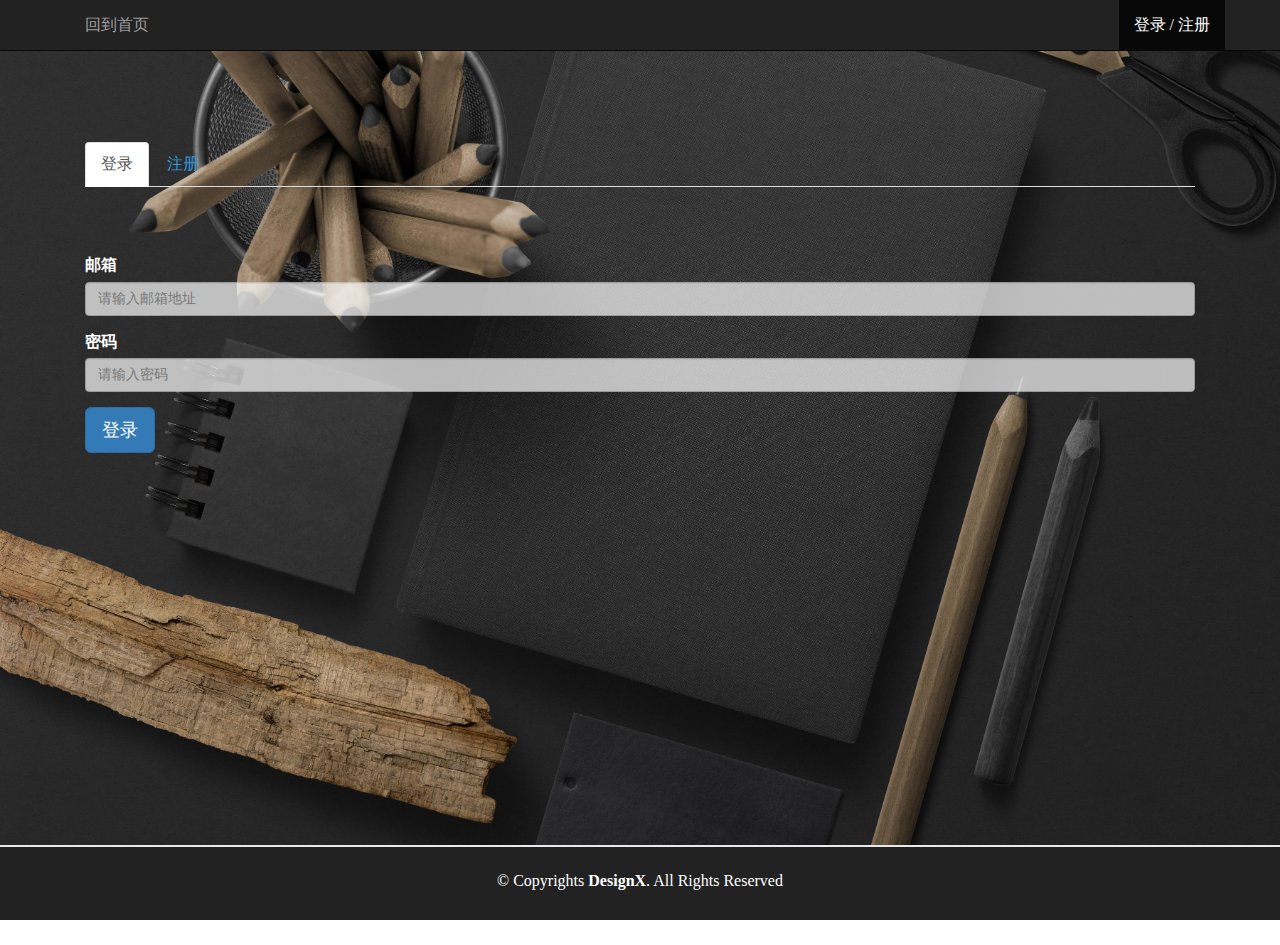
<file: web/user.html>
<!DOCTYPE html>
<html>
<head>
    <meta charset="utf-8">
    <title>用户登录-DesignX网站设计工作室</title>
    <meta content="width=device-width, initial-scale=1.0" name="viewport">
    <!-- 网站图标 -->
    <link href="images/favicon.png" rel="icon">
    <link href="images/apple-touch-icon.png" rel="apple-touch-icon">
    <!-- Google字体引用 -->
    <link href="https://fonts.googleapis.com/css?family=Open+Sans:Lato:300,400,700,300italic,400italic|Raleway:400,300,700"
          rel="stylesheet">
    <!-- Bootstrap CSS -->
    <link href="static-lib/bootstrap/css/bootstrap.min.css" rel="stylesheet">
    <link href="static-lib/icomoon/icomoon.css" rel="stylesheet">
    <link href="css/style.css" rel="stylesheet">
    <style>
        input{
            opacity: 70%;
        }
        #loginAndRegister{
            text-align: left;
            height: 700px;
        }
        .redStar{color: red}
    </style>
</head>

<body data-spy="scroll" data-offset="58" data-target="#navbar-main">
<div id="navbar-main">
    <!-- 固定不动的导航栏 -->
    <div class="navbar navbar-inverse navbar-fixed-top">
        <div class="container">
            <div class="navbar-header">
                <button type="button" class="navbar-toggle" data-toggle="collapse" data-target=".navbar-collapse">
                    <span class="icon icon-menu" style="font-size:30px; color: #ffffff"></span>
                </button>
            </div>
            <div class="navbar-collapse collapse">
                <ul class="nav navbar-nav">
                    <li><a href="./index.html"><span class="icon icon-arrow-left2"></span>回到首页</a></li>
                </ul>
                <!--右边的注册和登录-->
                <ul class="nav navbar-nav navbar-right">
                    <li class="active"><a href="#" class="active"> 登录 / 注册</a></li>
                </ul>
            </div>
        </div>
    </div>
</div>

<section class="section-divider divider5">
    <div class="container">
        <div id="loginAndRegister" class="col-sm-12">
            <br><br><br>
            <ul class="nav nav-tabs">
                <li class="active"><a href="#login" data-toggle="tab" onclick="switchLogin()">登录</a></li><!--a标签必须有「data-toggle="tab"」属性，否则不响应点击-->
                <li><a href="#register" data-toggle="tab" onclick="switchRegister();">注册</a></li>
            </ul>
            <div class="tab-content">
                <!--div标签必须拥有「class="tab-pane"」属性，否则不响应点击切换效果-->
                <div class="tab-pane active" id="login">
                    <br><br><br>
                    <form action="" role="form" id="loginForm"><!--处理登录请求的Servlet-->
                        <div class="form-group">
                            <label for="loginEmail">邮箱</label>
                            <input type="text" class="form-control" id="loginEmail" placeholder="请输入邮箱地址"><!--这里的id和name可能需要后端重新指定-->
                        </div>
                        <div class="form-group">
                            <label for="loginPassword">密码</label>
                            <input type="password" class="form-control" id="loginPassword" placeholder="请输入密码">
                        </div>
                        <button type="submit" class="btn btn-primary btn-lg">登录</button>
                    </form>
                </div>
                <div class="tab-pane" id="register">
                    <br><br><br>
                    <form action="" role="form" id="regForm" onsubmit="toRegister()" method="post"><!--注册使用异步请求-->
                        <div class="form-group">
                            <label for="registerEmail"><span class="redStar">* </span>注册邮箱</label>
                            <input name="userEmail" type="text" class="form-control" id="registerEmail" placeholder="请输入邮箱地址" pattern="^[a-zA-Z0-9_-]+@[a-zA-Z0-9_-]+(\.[a-zA-Z0-9_-]+)+$" required>
                        </div>
                        <div class="form-group">
                            <label for="username"><span class="redStar">* </span>用户名</label>
                            <input name="userName" type="text" class="form-control" id="username" placeholder="请输入用户名，2～6字符" pattern="^[\u4e00-\u9fa5]{2,6}$" required>
                        </div>
                        <div class="form-group">
                            <label for="password"><span class="redStar">* </span>密码</label>
                            <input name="userPassword" type="password" class="form-control" id="password" placeholder="请输入密码，6～12字符" pattern="^[\s\S]{6,12}" required>
                        </div>
                        <div class="form-group">
                            <label for="confirmPassword"><span class="redStar">* </span>确认密码</label>
                            <input type="password" class="form-control" id="confirmPassword" placeholder="请确认输入的密码" required>
                        </div>
                        <div class="form-group">
                            <input type="checkbox" id="agreement" required>
                            <label for="agreement"><span class="redStar">* </span>我同意并遵守<a href="#" style="text-decoration: none;">用户协议</a></label>
                        </div>
                        <button type="submit" class="btn btn-primary btn-lg"/>注册</button>
                    </form>
                </div>
            </div>
        </div>
    </div>
</section>

<div id="copyrights">
    <div class="container">
        <p>
            &copy; Copyrights <strong>DesignX</strong>. All Rights Reserved
        </p>
        <div id="allMap"></div>
    </div>
</div>
<!-- 版权页脚 -->

<script src="static-lib/jquery/jquery.min.js"></script>
<script src="static-lib/jquery/serializejson.min.js"></script>
<script src="static-lib/bootstrap/js/bootstrap.min.js"></script>
<script src="static-lib/easing/easing.min.js"></script>
<script src="static-lib/main.js"></script>
<script>
    function switchRegister(){
        $('title').text('用户注册-DesignX网站设计工作室');
    }
    function switchLogin(){
        $('title').text('用户登录-DesignX网站设计工作室');
    }
    function toRegister(){
        if($("#password").val()===$("#confirmPassword").val()){
            // alert("true");
            var data = $("#regForm").serializeJSON();   // jQuery插件中的方法，将表单数据序列化为json
            console.log(data);
            $.post("userRegister.do",data,function (data,status,xhr) {  // 「userRegister.do」是接收并处理用户注册的Servlet地址

            },"json");
            alert(data);
            return true;
        }else{
            alert("两次输入的密码不一致！");
            return false;
        }
    }
</script>
</body>
</html>
</file>
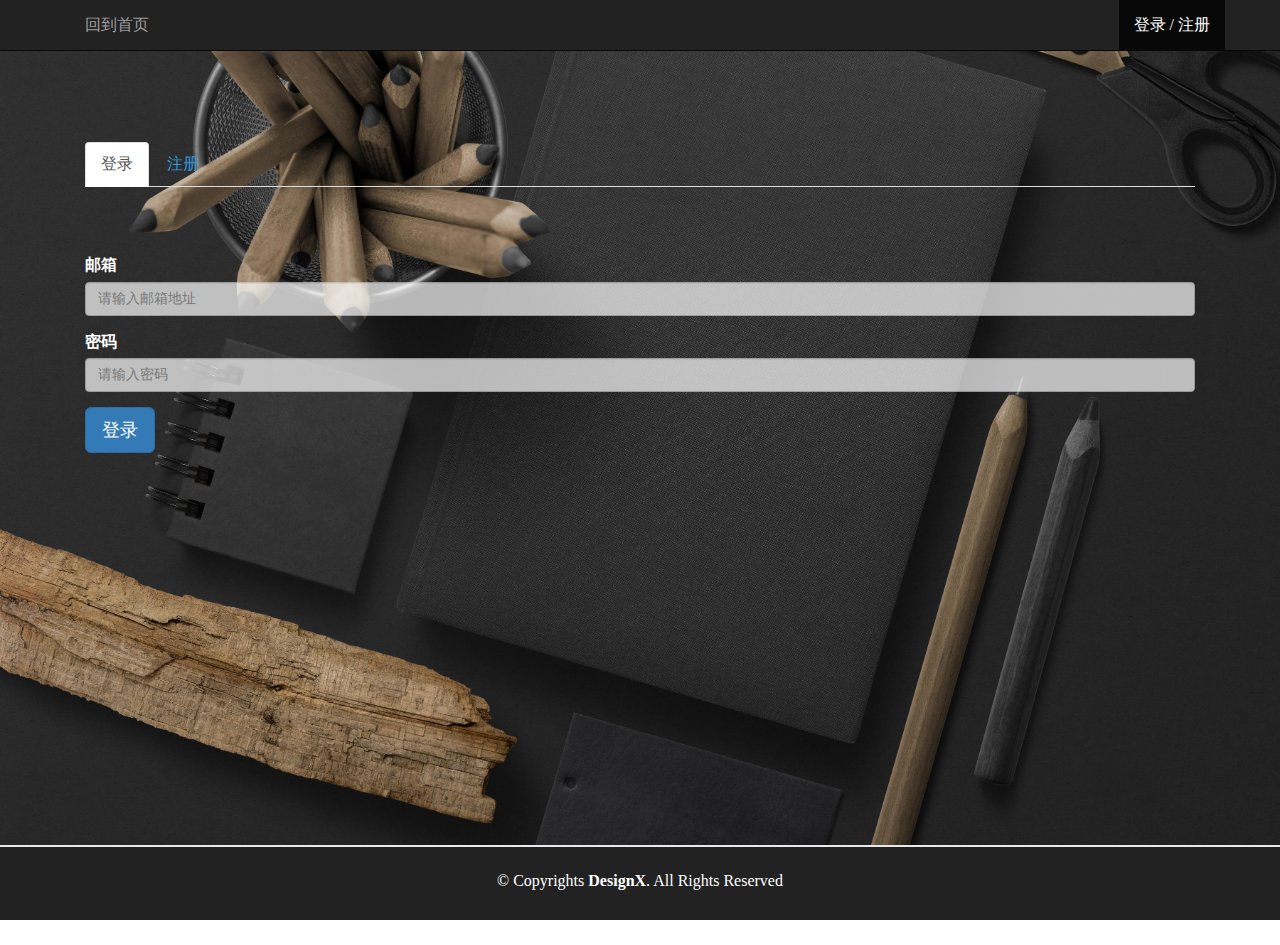
<file: web/userCenter.html>
<!DOCTYPE html>
<html>
<head>
    <meta charset="utf-8">
    <title>用户登录-DesignX网站设计工作室</title>
    <meta content="width=device-width, initial-scale=1.0" name="viewport">
    <!-- 网站图标 -->
    <link href="images/favicon.png" rel="icon">
    <link href="images/apple-touch-icon.png" rel="apple-touch-icon">
    <!-- Google字体引用 -->
    <link href="https://fonts.googleapis.com/css?family=Open+Sans:Lato:300,400,700,300italic,400italic|Raleway:400,300,700"
          rel="stylesheet">
    <!-- Bootstrap CSS -->
    <link href="static-lib/bootstrap/css/bootstrap.min.css" rel="stylesheet">
    <link href="static-lib/icomoon/icomoon.css" rel="stylesheet">
    <link href="css/style.css" rel="stylesheet">
    <style>
        input{
            opacity: 70%;
        }
        #loginAndRegister{
            text-align: left;
            height: 700px;
        }
        .redStar{color: red}
    </style>
</head>

<body data-spy="scroll" data-offset="58" data-target="#navbar-main">
<div id="navbar-main">
    <!-- 固定不动的导航栏 -->
    <div class="navbar navbar-inverse navbar-fixed-top">
        <div class="container">
            <div class="navbar-header">
                <button type="button" class="navbar-toggle" data-toggle="collapse" data-target=".navbar-collapse">
                    <span class="icon icon-menu" style="font-size:30px; color: #ffffff"></span>
                </button>
            </div>
            <div class="navbar-collapse collapse">
                <ul class="nav navbar-nav">
                    <li><a href="./index.html"><span class="icon icon-arrow-left2"></span>回到首页</a></li>
                </ul>
                <!--右边的注册和登录-->
                <ul class="nav navbar-nav navbar-right">
                    <li class="active"><a href="#contact" class="active"> 登录 / 注册</a></li>
                </ul>
            </div>
        </div>
    </div>
</div>

<section class="section-divider divider5">
    <div class="container">
        <div id="loginAndRegister" class="col-sm-12">
            <br><br><br>
            <ul class="nav nav-tabs">
                <li class="active"><a href="#login" data-toggle="tab" onclick="toLogin()">登录</a></li><!--a标签必须有「data-toggle="tab"」属性，否则不响应点击-->
                <li><a href="#register" data-toggle="tab" onclick="toReg();">注册</a></li>
            </ul>
            <div class="tab-content">
                <!--div标签必须拥有「class="tab-pane"」属性，否则不响应点击切换效果-->
                <div class="tab-pane active" id="login">
                    <br><br><br>
                    <form action="" role="form">
                        <div class="form-group">
                            <label for="loginEmail">邮箱</label>
                            <input type="text" class="form-control" id="loginEmail" placeholder="请输入邮箱地址">
                        </div>
                        <div class="form-group">
                            <label for="loginPassword">密码</label>
                            <input type="password" class="form-control" id="loginPassword" placeholder="请输入密码">
                        </div>
                        <button type="submit" class="btn btn-primary btn-lg">登录</button>
                    </form>
                </div>
                <div class="tab-pane" id="register">
                    <br><br><br>
                    <form action="" role="form" onsubmit="checkPassword();">
                        <div class="form-group">
                            <label for="registerEmail"><span class="redStar">* </span>注册邮箱</label>
                            <input type="text" class="form-control" id="registerEmail" placeholder="请输入邮箱地址" pattern="^[a-zA-Z0-9_-]+@[a-zA-Z0-9_-]+(\.[a-zA-Z0-9_-]+)+$" required>
                        </div>
                        <div class="form-group">
                            <label for="username"><span class="redStar">* </span>用户名</label>
                            <input type="text" class="form-control" id="username" placeholder="请输入用户名，2～6字符" pattern="^[\u4e00-\u9fa5]{2,6}$" required>
                        </div>
                        <div class="form-group">
                            <label for="password"><span class="redStar">* </span>密码</label>
                            <input type="password" class="form-control" id="password" placeholder="请输入密码，6～12字符" pattern="^[\s\S]{6,12}" required>
                        </div>
                        <div class="form-group">
                            <label for="confirmPassword"><span class="redStar">* </span>确认密码</label>
                            <input type="password" class="form-control" id="confirmPassword" placeholder="请确认输入的密码" required>
                        </div>
                        <div class="form-group">
                            <input type="checkbox" id="agreement" required>
                            <label for="agreement"><span class="redStar">* </span>我同意并遵守<a href="#" style="text-decoration: none;">用户协议</a></label>
                        </div>
                        <button type="submit" class="btn btn-primary btn-lg">注册</button>
                    </form>
                </div>
            </div>
        </div>
    </div>
</section>

<div id="copyrights">
    <div class="container">
        <p>
            &copy; Copyrights <strong>DesignX</strong>. All Rights Reserved
        </p>
        <div id="allMap"></div>
    </div>
</div>
<!-- 版权页脚 -->

<script src="static-lib/jquery/jquery.min.js"></script>
<script src="static-lib/bootstrap/js/bootstrap.min.js"></script>
<script src="static-lib/easing/easing.min.js"></script>
<script src="static-lib/main.js"></script>
<script>
    function toReg(){
        $('title').text('用户注册-DesignX网站设计工作室');
    }
    function toLogin(){
        $('title').text('用户登录-DesignX网站设计工作室');
    }
    function checkPassword(){
        if($("#password").val()===$("#confirmPassword").val()){
            alert("true");
            return true;
        }else{
            alert("false");
            return false;
        }
    }
</script>
</body>
</html>
</file>
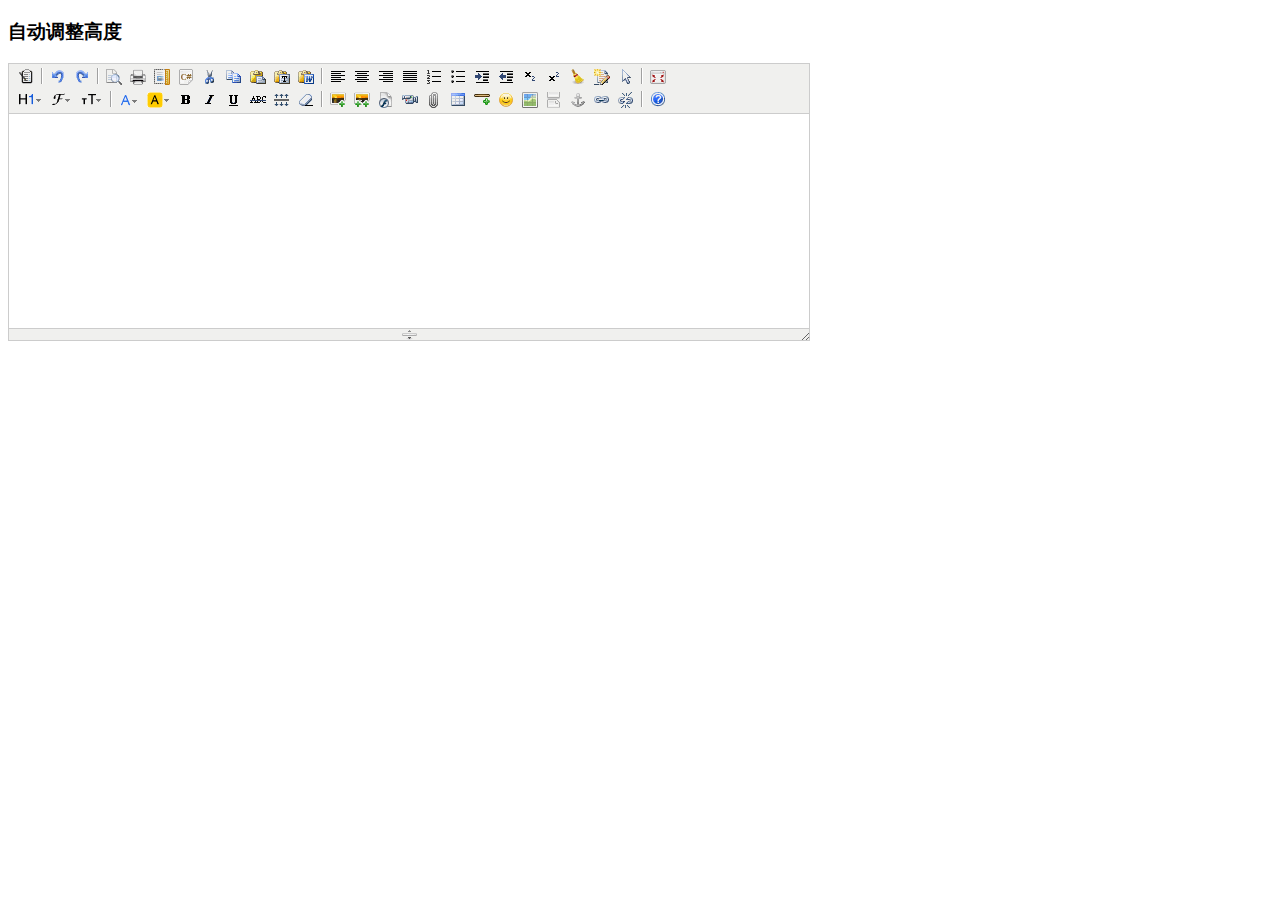
<file: web/js/editor/examples/auto-height.html>
<!doctype html>
<html>
	<head>
		<meta charset="utf-8" />
		<title>Auto Height Examples</title>
		<style>
			form {
				margin: 0;
			}
			textarea {
				display: block;
			}
		</style>
		<link rel="stylesheet" href="../themes/default/default.css" />
		<script charset="utf-8" src="../kindeditor-min.js"></script>
		<script charset="utf-8" src="../lang/zh_CN.js"></script>
		<script>
			KindEditor.ready(function(K) {
				K.create('textarea[name="content"]', {
					autoHeightMode : true,
					afterCreate : function() {
						this.loadPlugin('autoheight');
					}
				});
			});
		</script>
	</head>
	<body>
		<h3>自动调整高度</h3>
		<form>
			<textarea name="content" style="width:800px;height:200px;"></textarea>
		</form>
	</body>
</html>
</file>
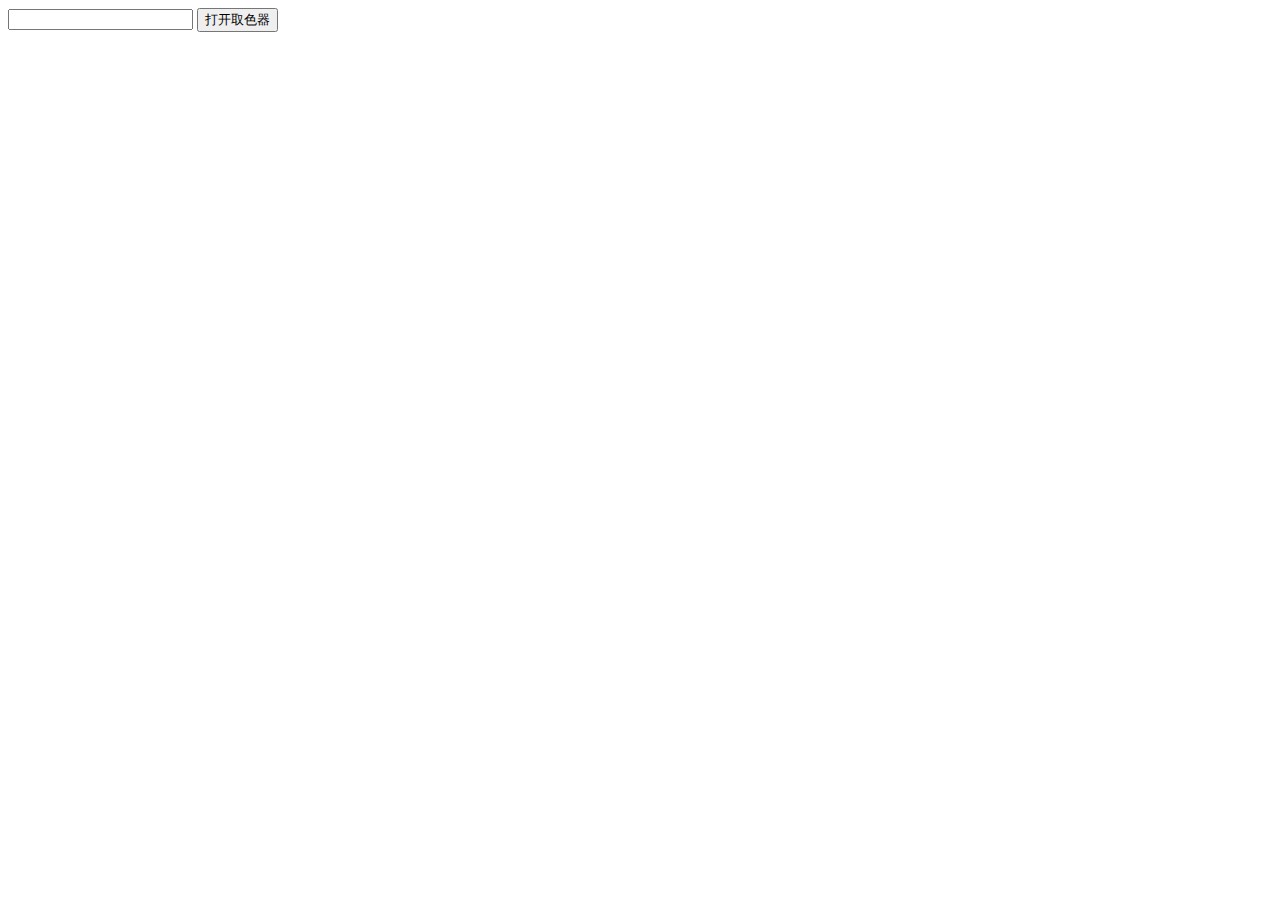
<file: web/js/editor/examples/colorpicker.html>
<!doctype html>
<html>
	<head>
		<meta charset="utf-8" />
		<title>ColorPicker Examples</title>
		<link rel="stylesheet" href="../themes/default/default.css" />
		<script src="../kindeditor-min.js"></script>
		<script>
			KindEditor.ready(function(K) {
				var colorpicker;
				K('#colorpicker').bind('click', function(e) {
					e.stopPropagation();
					if (colorpicker) {
						colorpicker.remove();
						colorpicker = null;
						return;
					}
					var colorpickerPos = K('#colorpicker').pos();
					colorpicker = K.colorpicker({
						x : colorpickerPos.x,
						y : colorpickerPos.y + K('#colorpicker').height(),
						z : 19811214,
						selectedColor : 'default',
						noColor : '无颜色',
						click : function(color) {
							K('#color').val(color);
							colorpicker.remove();
							colorpicker = null;
						}
					});
				});
				K(document).click(function() {
					if (colorpicker) {
						colorpicker.remove();
						colorpicker = null;
					}
				});
			});
		</script>
	</head>
	<body>
		<input type="text" id="color" value="" /> <input type="button" id="colorpicker" value="打开取色器" />
	</body>
</html>
</file>
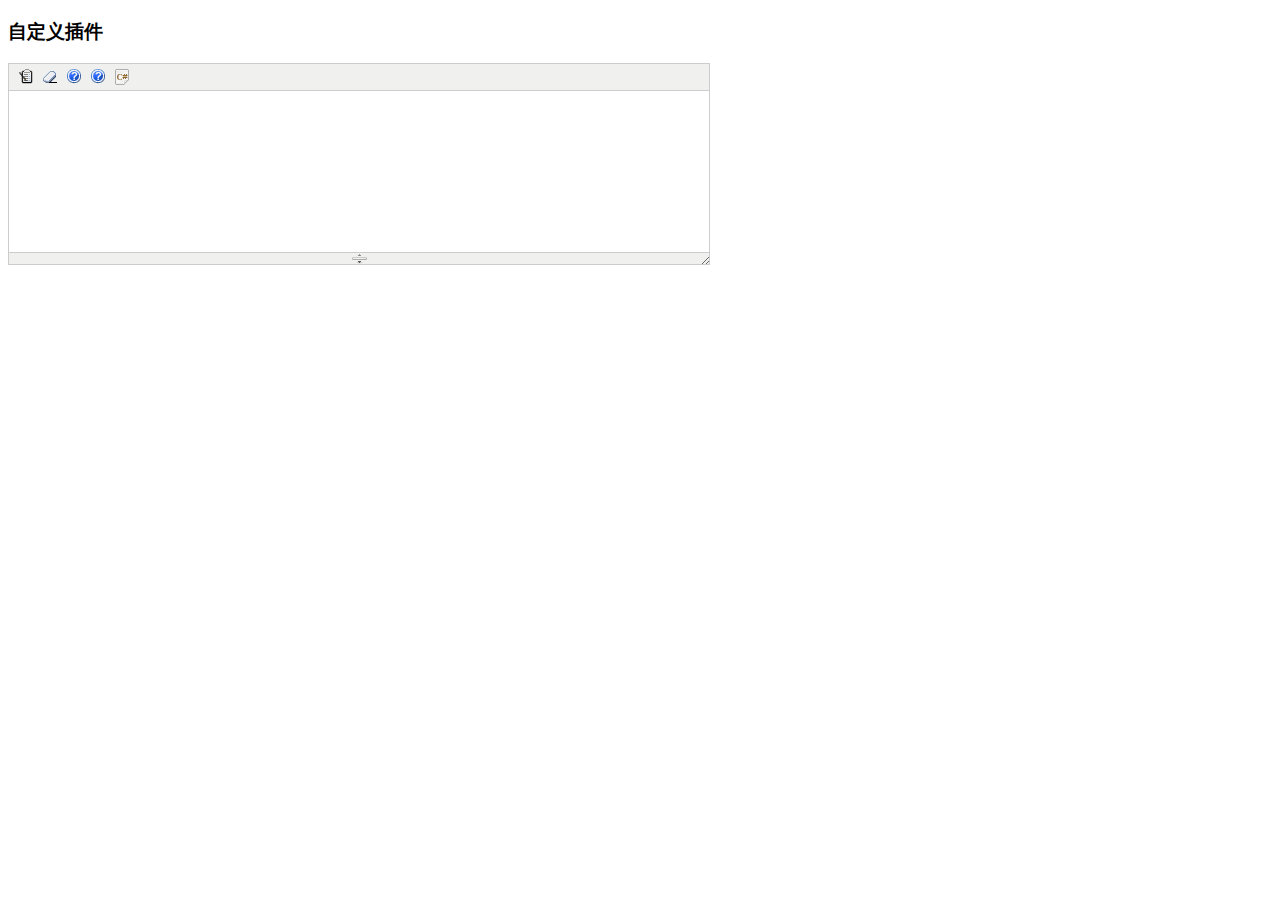
<file: web/js/editor/examples/custom-plugin.html>
<!doctype html>
<html>
	<head>
		<meta charset="utf-8" />
		<title>Custom Plugin Examples</title>
		<style>
			form {
				margin: 0;
			}
			textarea {
				display: block;
			}
			.ke-icon-example1 {
				background-image: url(../themes/default/default.gif);
				background-position: 0px -672px;
				width: 16px;
				height: 16px;
			}
			.ke-icon-example2 {
				background-image: url(../themes/default/default.gif);
				background-position: 0px -672px;
				width: 16px;
				height: 16px;
			}
		</style>
		<link rel="stylesheet" href="../themes/default/default.css" />
		<script charset="utf-8" src="../kindeditor-min.js"></script>
		<script charset="utf-8" src="../lang/zh_CN.js"></script>
		<script>
			// 自定义插件 #1
			KindEditor.lang({
				example1 : '插入HTML'
			});
			KindEditor.plugin('example1', function(K) {
				var self = this, name = 'example1';
				self.clickToolbar(name, function() {
					self.insertHtml('<strong>测试内容</strong>');
				});
			});
			// 自定义插件 #2
			KindEditor.lang({
				example2 : 'CLASS样式'
			});
			KindEditor.plugin('example2', function(K) {
				var self = this, name = 'example2';
				function click(value) {
					var cmd = self.cmd;
					if (value === 'adv_strikethrough') {
						cmd.wrap('<span style="background-color:#e53333;text-decoration:line-through;"></span>');
					} else {
						cmd.wrap('<span class="' + value + '"></span>');
					}
					cmd.select();
					self.hideMenu();
				}
				self.clickToolbar(name, function() {
					var menu = self.createMenu({
						name : name,
						width : 150
					});
					menu.addItem({
						title : '红底白字',
						click : function() {
							click('red');
						}
					});
					menu.addItem({
						title : '绿底白字',
						click : function() {
							click('green');
						}
					});
					menu.addItem({
						title : '黄底白字',
						click : function() {
							click('yellow');
						}
					});
					menu.addItem({
						title : '自定义删除线',
						click : function() {
							click('adv_strikethrough');
						}
					});
				});
			});
			KindEditor.ready(function(K) {
				K.create('#content1', {
					cssPath : ['../plugins/code/prettify.css', 'index.css'],
					items : ['source', 'removeformat', 'example1', 'example2', 'code']
				});
			});
		</script>
	</head>
	<body>
		<h3>自定义插件</h3>
		<textarea id="content1" name="content" style="width:700px;height:200px;visibility:hidden;"></textarea>
	</body>
</html>
</file>
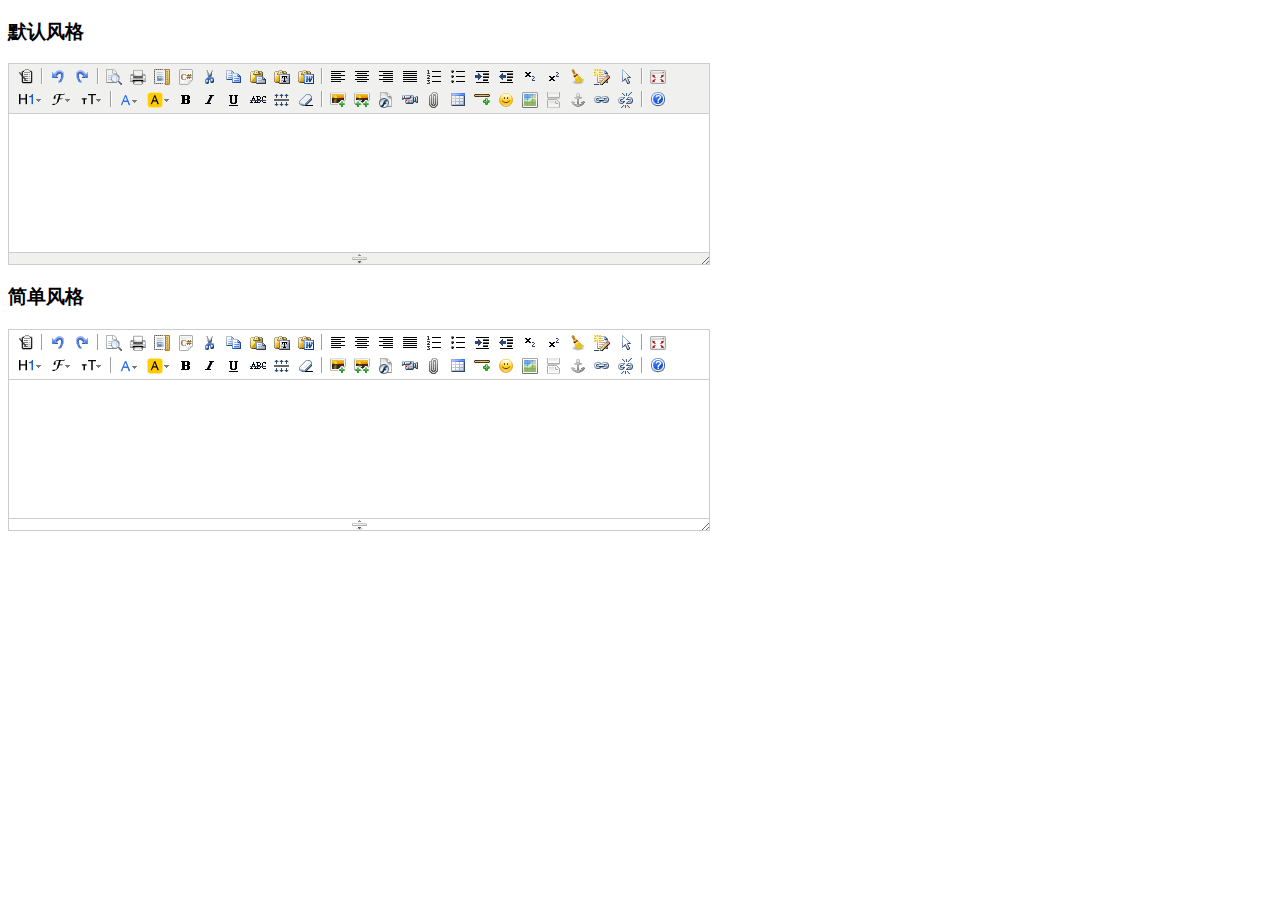
<file: web/js/editor/examples/custom-theme.html>
<!doctype html>
<html>
	<head>
		<meta charset="utf-8" />
		<title>Custom Theme Examples</title>
		<style>
			form {
				margin: 0;
			}
			textarea {
				display: block;
			}
		</style>
		<link rel="stylesheet" href="../themes/default/default.css" />
		<script charset="utf-8" src="../kindeditor-min.js"></script>
		<script charset="utf-8" src="../lang/zh_CN.js"></script>
		<script>
			KindEditor.ready(function(K) {
				K.create('#content1', {
					themeType : 'default'
				});
				K.create('#content2', {
					themeType : 'simple'
				});
			});
		</script>
	</head>
	<body>
		<h3>默认风格</h3>
		<textarea id="content1" name="content" style="width:700px;height:200px;visibility:hidden;"></textarea>
		<h3>简单风格</h3>
		<textarea id="content2" name="content" style="width:700px;height:200px;visibility:hidden;"></textarea>
	</body>
</html>
</file>
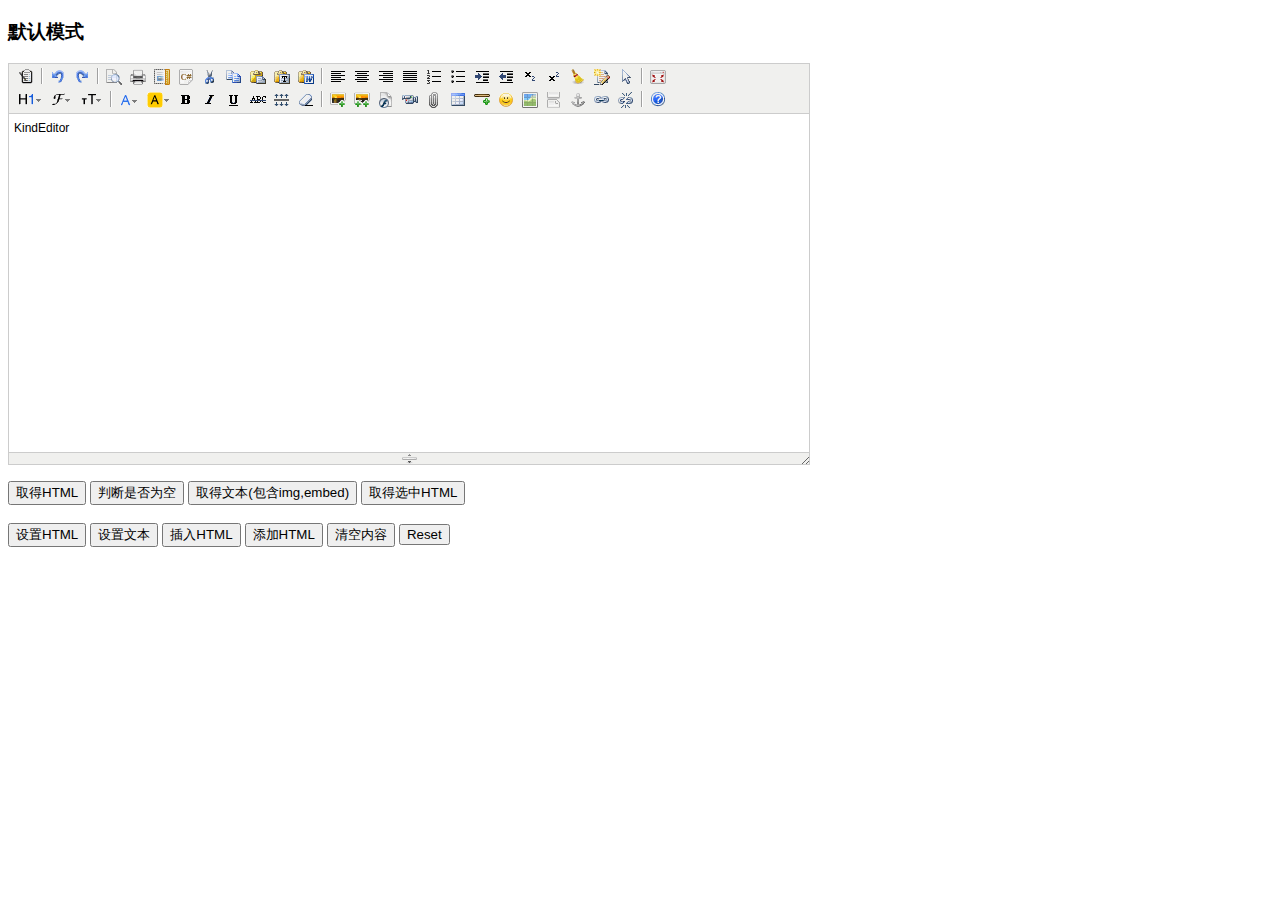
<file: web/js/editor/examples/default.html>
<!doctype html>
<html>
	<head>
		<meta charset="utf-8" />
		<title>Default Examples</title>
		<style>
			form {
				margin: 0;
			}
			textarea {
				display: block;
			}
		</style>
		<link rel="stylesheet" href="../themes/default/default.css" />
		<script charset="utf-8" src="../kindeditor-min.js"></script>
		<script charset="utf-8" src="../lang/zh_CN.js"></script>
		<script>
			var editor;
			KindEditor.ready(function(K) {
				editor = K.create('textarea[name="content"]', {
					allowFileManager : true
				});
				K('input[name=getHtml]').click(function(e) {
					alert(editor.html());
				});
				K('input[name=isEmpty]').click(function(e) {
					alert(editor.isEmpty());
				});
				K('input[name=getText]').click(function(e) {
					alert(editor.text());
				});
				K('input[name=selectedHtml]').click(function(e) {
					alert(editor.selectedHtml());
				});
				K('input[name=setHtml]').click(function(e) {
					editor.html('<h3>Hello KindEditor</h3>');
				});
				K('input[name=setText]').click(function(e) {
					editor.text('<h3>Hello KindEditor</h3>');
				});
				K('input[name=insertHtml]').click(function(e) {
					editor.insertHtml('<strong>插入HTML</strong>');
				});
				K('input[name=appendHtml]').click(function(e) {
					editor.appendHtml('<strong>添加HTML</strong>');
				});
				K('input[name=clear]').click(function(e) {
					editor.html('');
				});
			});
		</script>
	</head>
	<body>
		<h3>默认模式</h3>
		<form>
			<textarea name="content" style="width:800px;height:400px;visibility:hidden;">KindEditor</textarea>
			<p>
				<input type="button" name="getHtml" value="取得HTML" />
				<input type="button" name="isEmpty" value="判断是否为空" />
				<input type="button" name="getText" value="取得文本(包含img,embed)" />
				<input type="button" name="selectedHtml" value="取得选中HTML" />
				<br />
				<br />
				<input type="button" name="setHtml" value="设置HTML" />
				<input type="button" name="setText" value="设置文本" />
				<input type="button" name="insertHtml" value="插入HTML" />
				<input type="button" name="appendHtml" value="添加HTML" />
				<input type="button" name="clear" value="清空内容" />
				<input type="reset" name="reset" value="Reset" />
			</p>
		</form>
	</body>
</html>
</file>
<file: web/static-lib/icomoon/icomoon.css>
@font-face {
	font-family: 'icomoon';
	src:url('fonts/icomoon.eot');
	src:url('fonts/icomoon-.eot#iefix') format('embedded-opentype'),
		url('fonts/icomoon.woff') format('woff'),
		url('fonts/icomoon.ttf') format('truetype'),
		url('fonts/icomoon.svg.txt#icomoon') format('svg');
	font-weight: normal;
	font-style: normal;
}

/* Use the following CSS code if you want to use data attributes for inserting your icons */
[data-icon]:before {
	font-family: 'icomoon';
	content: attr(data-icon);
	speak: none;
	font-weight: normal;
	font-variant: normal;
	text-transform: none;
	line-height: 1;
	-webkit-font-smoothing: antialiased;
}

/* Use the following CSS code if you want to have a class per icon */
/*
Instead of a list of all class selectors,
you can use the generic selector below, but it's slower:
[class*="icon-"] {
*/
.icon-cancel-circle, .icon-puzzle, .icon-lamp, .icon-wand, .icon-vector, .icon-menu, .icon-close, .icon-twitter, .icon-facebook, .icon-vimeo, .icon-dribbble, .icon-mug, .icon-droplet, .icon-puzzle-2, .icon-target, .icon-dice, .icon-map, .icon-location, .icon-box-add, .icon-phone, .icon-phone-2, .icon-phone-3, .icon-tumblr, .icon-forrst, .icon-feed, .icon-pinterest, .icon-clock, .icon-bubble, .icon-screen, .icon-screen-2, .icon-laptop, .icon-mobile, .icon-mobile-2, .icon-tablet, .icon-tv, .icon-pencil, .icon-new-tab, .icon-quotes-left, .icon-user, .icon-bubble-2, .icon-google-plus, .icon-instagram, .icon-youtube, .icon-flickr, .icon-deviantart, .icon-github, .icon-blogger, .icon-soundcloud, .icon-lastfm, .icon-file, .icon-images, .icon-arrow-right, .icon-arrow-left, .icon-bubble-3, .icon-envelop, .icon-compass, .icon-spinner, .icon-spinner-2, .icon-spinner-3, .icon-play, .icon-pause, .icon-arrow-up-left, .icon-arrow-right-2, .icon-arrow-down-right, .icon-arrow-down, .icon-arrow-left-2, .icon-arrow-up, .icon-arrow-up-right, .icon-arrow-down-left, .icon-stopwatch, .icon-pushpin, .icon-compass-2, .icon-history, .icon-clock-2, .icon-alarm, .icon-earth, .icon-globe, .icon-target-2, .icon-car, .icon-truck, .icon-fire, .icon-lab, .icon-dumbbell, .icon-rocket, .icon-meter, .icon-dashboard, .icon-meter-fast, .icon-hammer, .icon-trophy, .icon-trophy-star, .icon-eye, .icon-eye-2, .icon-fan, .icon-sun, .icon-airplane, .icon-cogs, .icon-anchor, .icon-shield, .icon-lightning, .icon-power, .icon-pyramid, .icon-road, .icon-ladder, .icon-hammer-2, .icon-cube, .icon-cube-2, .icon-camera, .icon-piano, .icon-movie, .icon-connection, .icon-knight, .icon-diamonds, .icon-stack, .icon-folder-remove, .icon-folder-open, .icon-cart-checkout, .icon-cart, .icon-tag, .icon-basket, .icon-support, .icon-phone-4, .icon-reply, .icon-flip, .icon-database, .icon-database-2, .icon-calendar, .icon-calendar-2, .icon-keyboard, .icon-user-plus, .icon-users, .icon-bubble-forward, .icon-bubble-up, .icon-bubble-last, .icon-bubble-link, .icon-bubble-check, .icon-bubble-quote, .icon-lock, .icon-user-plus-2, .icon-user-minus, .icon-lock-2, .icon-paw, .icon-accessibility, .icon-eye-blocked, .icon-download, .icon-smiley, .icon-thumbs-down, .icon-yin-yang, .icon-remove, .icon-bars, .icon-pie, .icon-plus-circle, .icon-sad, .icon-shocked, .icon-neutral, .icon-checkmark, .icon-volume-low, .icon-arrow-down-2, .icon-volume0, .icon-bookmarks, .icon-arrow-left-3, .icon-radio-unchecked, .icon-sigma, .icon-strikethrough, .icon-backspace, .icon-filter, .icon-arrow-up-right-2, .icon-arrow-up-right-3, .icon-file-zip, .icon-home, .icon-blog, .icon-camera-2, .icon-file-2, .icon-copy, .icon-cart-plus, .icon-music, .icon-lock-3, .icon-zoom-out, .icon-user-block, .icon-search, .icon-zoom-in, .icon-bubble-notification, .icon-storage, .icon-grid, .icon-grid-2, .icon-signup, .icon-switch, .icon-volume-high, .icon-volume-medium, .icon-arrow-left-4, .icon-play-2, .icon-point-up, .icon-heart, .icon-heart-2, .icon-star, .icon-star-2, .icon-star-3, .icon-star-4, .icon-star-5, .icon-star-6, .icon-heart-3, .icon-weather-snow, .icon-weather-lightning, .icon-heart-4, .icon-weather-rain, .icon-windy, .icon-paypal, .icon-paypal-2, .icon-paypal-3, .icon-yelp, .icon-html5, .icon-css3, .icon-html5-2, .icon-stumbleupon, .icon-stumbleupon-2, .icon-wordpress, .icon-joomla, .icon-wordpress-2, .icon-github-2, .icon-github-3, .icon-volume-mute, .icon-volume-mute-2, .icon-volume-increase, .icon-volume-decrease, .icon-tongue, .icon-question, .icon-male, .icon-medal, .icon-key, .icon-contract, .icon-bubbles, .icon-file-3, .icon-file-4, .icon-pencil-2, .icon-headphones, .icon-film, .icon-film-2, .icon-mic, .icon-radio, .icon-settings, .icon-pie-2, .icon-inject, .icon-zoom-in-2, .icon-bubble-notification-2, .icon-link, .icon-brightness-contrast, .icon-flag, .icon-upload, .icon-skull, .icon-leaf, .icon-apple-fruit, .icon-food, .icon-cake, .icon-food-2, .icon-gift, .icon-balloon, .icon-medal-2, .icon-rating, .icon-rating-2, .icon-rating-3, .icon-steps, .icon-flower, .icon-remove-2, .icon-briefcase, .icon-briefcase-2, .icon-grid-3, .icon-sun-glasses, .icon-tree, .icon-tree-2, .icon-exit, .icon-evil, .icon-people, .icon-cool, .icon-thumbs-up, .icon-bed, .icon-bed-2, .icon-brightness-low, .icon-heart-broken, .icon-sun-2, .icon-umbrella, .icon-warning, .icon-move, .icon-point-left, .icon-point-down, .icon-point-right, .icon-question-2, .icon-notification, .icon-radio-checked, .icon-checkbox-partial, .icon-checkbox-unchecked, .icon-checkbox-checked, .icon-command, .icon-pen, .icon-quill, .icon-quill-2, .icon-wand-2, .icon-tools, .icon-eye-3, .icon-moon, .icon-contrast, .icon-eye-4, .icon-eye-5, .icon-user-block-2, .icon-bubble-paperclip, .icon-drawer, .icon-drawer-2, .icon-watch, .icon-archive, .icon-cabinet, .icon-clock-3, .icon-clock-4, .icon-connection-2, .icon-new, .icon-play-3, .icon-marker, .icon-movie-2, .icon-podcast, .icon-share, .icon-scissors, .icon-scissors-2, .icon-subscript, .icon-rulers, .icon-filter-2, .icon-loop, .icon-loop-2, .icon-shuffle, .icon-shuffle-2, .icon-loop-3, .icon-loop-4, .icon-plus, .icon-enter, .icon-angry, .icon-attachment, .icon-download-2, .icon-upload-2, .icon-thumbs-up-2, .icon-glasses, .icon-glasses-2, .icon-stats-up, .icon-bottle, .icon-bars-2, .icon-cog, .icon-bubble-dots, .icon-upload-3, .icon-download-3, .icon-location-2, .icon-location-3, .icon-location-4, .icon-envelop-2, .icon-coin, .icon-ticket {
	font-family: 'icomoon';
	speak: none;
	font-style: normal;
	font-weight: normal;
	font-variant: normal;
	text-transform: none;
	line-height: 1;
	-webkit-font-smoothing: antialiased;
}
.icon-cancel-circle:before {
	content: "\e000";
}
.icon-puzzle:before {
	content: "\e001";
}
.icon-lamp:before {
	content: "\e002";
}
.icon-wand:before {
	content: "\e003";
}
.icon-vector:before {
	content: "\e004";
}
.icon-menu:before {
	content: "\e005";
}
.icon-close:before {
	content: "\e00b";
}
.icon-twitter:before {
	content: "\e00c";
}
.icon-facebook:before {
	content: "\e00d";
}
.icon-vimeo:before {
	content: "\e00e";
}
.icon-dribbble:before {
	content: "\e00f";
}
.icon-mug:before {
	content: "\e010";
}
.icon-droplet:before {
	content: "\e011";
}
.icon-puzzle-2:before {
	content: "\e012";
}
.icon-target:before {
	content: "\e013";
}
.icon-dice:before {
	content: "\e014";
}
.icon-map:before {
	content: "\e015";
}
.icon-location:before {
	content: "\e016";
}
.icon-box-add:before {
	content: "\e017";
}
.icon-phone:before {
	content: "\e018";
}
.icon-phone-2:before {
	content: "\e01a";
}
.icon-phone-3:before {
	content: "\e019";
}
.icon-tumblr:before {
	content: "\e01b";
}
.icon-forrst:before {
	content: "\e01c";
}
.icon-feed:before {
	content: "\e01d";
}
.icon-pinterest:before {
	content: "\e01e";
}
.icon-clock:before {
	content: "\e01f";
}
.icon-bubble:before {
	content: "\e020";
}
.icon-screen:before {
	content: "\e021";
}
.icon-screen-2:before {
	content: "\e022";
}
.icon-laptop:before {
	content: "\e023";
}
.icon-mobile:before {
	content: "\e024";
}
.icon-mobile-2:before {
	content: "\e025";
}
.icon-tablet:before {
	content: "\e026";
}
.icon-tv:before {
	content: "\e027";
}
.icon-pencil:before {
	content: "\e028";
}
.icon-new-tab:before {
	content: "\e029";
}
.icon-quotes-left:before {
	content: "\e02a";
}
.icon-user:before {
	content: "\e02b";
}
.icon-bubble-2:before {
	content: "\e02c";
}
.icon-google-plus:before {
	content: "\e02d";
}
.icon-instagram:before {
	content: "\e02e";
}
.icon-youtube:before {
	content: "\e02f";
}
.icon-flickr:before {
	content: "\e030";
}
.icon-deviantart:before {
	content: "\e031";
}
.icon-github:before {
	content: "\e032";
}
.icon-blogger:before {
	content: "\e033";
}
.icon-soundcloud:before {
	content: "\e034";
}
.icon-lastfm:before {
	content: "\e035";
}
.icon-file:before {
	content: "\e036";
}
.icon-images:before {
	content: "\e037";
}
.icon-arrow-right:before {
	content: "\e038";
}
.icon-arrow-left:before {
	content: "\e039";
}
.icon-bubble-3:before {
	content: "\e03a";
}
.icon-envelop:before {
	content: "\e03b";
}
.icon-compass:before {
	content: "\e03c";
}
.icon-spinner:before {
	content: "\e03e";
}
.icon-spinner-2:before {
	content: "\e03d";
}
.icon-spinner-3:before {
	content: "\e040";
}
.icon-play:before {
	content: "\e03f";
}
.icon-pause:before {
	content: "\e041";
}
.icon-arrow-up-left:before {
	content: "\e009";
}
.icon-arrow-right-2:before {
	content: "\e007";
}
.icon-arrow-down-right:before {
	content: "\e00a";
}
.icon-arrow-down:before {
	content: "\e006";
}
.icon-arrow-left-2:before {
	content: "\e008";
}
.icon-arrow-up:before {
	content: "\e042";
}
.icon-arrow-up-right:before {
	content: "\e043";
}
.icon-arrow-down-left:before {
	content: "\e044";
}
.icon-stopwatch:before {
	content: "\e045";
}
.icon-pushpin:before {
	content: "\e046";
}
.icon-compass-2:before {
	content: "\e047";
}
.icon-history:before {
	content: "\e048";
}
.icon-clock-2:before {
	content: "\e049";
}
.icon-alarm:before {
	content: "\e04a";
}
.icon-earth:before {
	content: "\e04b";
}
.icon-globe:before {
	content: "\e04c";
}
.icon-target-2:before {
	content: "\e04d";
}
.icon-car:before {
	content: "\e04e";
}
.icon-truck:before {
	content: "\e04f";
}
.icon-fire:before {
	content: "\e050";
}
.icon-lab:before {
	content: "\e051";
}
.icon-dumbbell:before {
	content: "\e052";
}
.icon-rocket:before {
	content: "\e053";
}
.icon-meter:before {
	content: "\e054";
}
.icon-dashboard:before {
	content: "\e055";
}
.icon-meter-fast:before {
	content: "\e056";
}
.icon-hammer:before {
	content: "\e057";
}
.icon-trophy:before {
	content: "\e058";
}
.icon-trophy-star:before {
	content: "\e059";
}
.icon-eye:before {
	content: "\e05a";
}
.icon-eye-2:before {
	content: "\e05b";
}
.icon-fan:before {
	content: "\e05c";
}
.icon-sun:before {
	content: "\e05d";
}
.icon-airplane:before {
	content: "\e05e";
}
.icon-cogs:before {
	content: "\e05f";
}
.icon-anchor:before {
	content: "\e060";
}
.icon-shield:before {
	content: "\e061";
}
.icon-lightning:before {
	content: "\e062";
}
.icon-power:before {
	content: "\e063";
}
.icon-pyramid:before {
	content: "\e064";
}
.icon-road:before {
	content: "\e065";
}
.icon-ladder:before {
	content: "\e066";
}
.icon-hammer-2:before {
	content: "\e067";
}
.icon-cube:before {
	content: "\e068";
}
.icon-cube-2:before {
	content: "\e069";
}
.icon-camera:before {
	content: "\e06a";
}
.icon-piano:before {
	content: "\e06b";
}
.icon-movie:before {
	content: "\e06c";
}
.icon-connection:before {
	content: "\e06d";
}
.icon-knight:before {
	content: "\e06e";
}
.icon-diamonds:before {
	content: "\e06f";
}
.icon-stack:before {
	content: "\e070";
}
.icon-folder-remove:before {
	content: "\e071";
}
.icon-folder-open:before {
	content: "\e072";
}
.icon-cart-checkout:before {
	content: "\e073";
}
.icon-cart:before {
	content: "\e074";
}
.icon-tag:before {
	content: "\e075";
}
.icon-basket:before {
	content: "\e076";
}
.icon-support:before {
	content: "\e077";
}
.icon-phone-4:before {
	content: "\e078";
}
.icon-reply:before {
	content: "\e079";
}
.icon-flip:before {
	content: "\e07a";
}
.icon-database:before {
	content: "\e07b";
}
.icon-database-2:before {
	content: "\e07c";
}
.icon-calendar:before {
	content: "\e07d";
}
.icon-calendar-2:before {
	content: "\e07e";
}
.icon-keyboard:before {
	content: "\e07f";
}
.icon-user-plus:before {
	content: "\e080";
}
.icon-users:before {
	content: "\e081";
}
.icon-bubble-forward:before {
	content: "\e082";
}
.icon-bubble-up:before {
	content: "\e083";
}
.icon-bubble-last:before {
	content: "\e084";
}
.icon-bubble-link:before {
	content: "\e085";
}
.icon-bubble-check:before {
	content: "\e086";
}
.icon-bubble-quote:before {
	content: "\e087";
}
.icon-lock:before {
	content: "\e088";
}
.icon-user-plus-2:before {
	content: "\e089";
}
.icon-user-minus:before {
	content: "\e08a";
}
.icon-lock-2:before {
	content: "\e08b";
}
.icon-paw:before {
	content: "\e08c";
}
.icon-accessibility:before {
	content: "\e08d";
}
.icon-eye-blocked:before {
	content: "\e08e";
}
.icon-download:before {
	content: "\e08f";
}
.icon-smiley:before {
	content: "\e090";
}
.icon-thumbs-down:before {
	content: "\e091";
}
.icon-yin-yang:before {
	content: "\e092";
}
.icon-remove:before {
	content: "\e093";
}
.icon-bars:before {
	content: "\e094";
}
.icon-pie:before {
	content: "\e095";
}
.icon-plus-circle:before {
	content: "\e096";
}
.icon-sad:before {
	content: "\e097";
}
.icon-shocked:before {
	content: "\e098";
}
.icon-neutral:before {
	content: "\e099";
}
.icon-checkmark:before {
	content: "\e09a";
}
.icon-volume-low:before {
	content: "\e09b";
}
.icon-arrow-down-2:before {
	content: "\e09c";
}
.icon-volume0:before {
	content: "\e09d";
}
.icon-bookmarks:before {
	content: "\e09e";
}
.icon-arrow-left-3:before {
	content: "\e09f";
}
.icon-radio-unchecked:before {
	content: "\e0a0";
}
.icon-sigma:before {
	content: "\e0a1";
}
.icon-strikethrough:before {
	content: "\e0a2";
}
.icon-backspace:before {
	content: "\e0a3";
}
.icon-filter:before {
	content: "\e0a4";
}
.icon-arrow-up-right-2:before {
	content: "\e0a5";
}
.icon-arrow-up-right-3:before {
	content: "\e0a6";
}
.icon-file-zip:before {
	content: "\e0a7";
}
.icon-home:before {
	content: "\e0a8";
}
.icon-blog:before {
	content: "\e0a9";
}
.icon-camera-2:before {
	content: "\e0aa";
}
.icon-file-2:before {
	content: "\e0ab";
}
.icon-copy:before {
	content: "\e0ac";
}
.icon-cart-plus:before {
	content: "\e0ad";
}
.icon-music:before {
	content: "\e0ae";
}
.icon-lock-3:before {
	content: "\e0af";
}
.icon-zoom-out:before {
	content: "\e0b0";
}
.icon-user-block:before {
	content: "\e0b1";
}
.icon-search:before {
	content: "\e0b2";
}
.icon-zoom-in:before {
	content: "\e0b3";
}
.icon-bubble-notification:before {
	content: "\e0b4";
}
.icon-storage:before {
	content: "\e0b5";
}
.icon-grid:before {
	content: "\e0b6";
}
.icon-grid-2:before {
	content: "\e0b8";
}
.icon-signup:before {
	content: "\e0b9";
}
.icon-switch:before {
	content: "\e0ba";
}
.icon-volume-high:before {
	content: "\e0bb";
}
.icon-volume-medium:before {
	content: "\e0bc";
}
.icon-arrow-left-4:before {
	content: "\e0bd";
}
.icon-play-2:before {
	content: "\e0be";
}
.icon-point-up:before {
	content: "\e0bf";
}
.icon-heart:before {
	content: "\e0c1";
}
.icon-heart-2:before {
	content: "\e0c2";
}
.icon-star:before {
	content: "\e0c3";
}
.icon-star-2:before {
	content: "\e0c4";
}
.icon-star-3:before {
	content: "\e0c5";
}
.icon-star-4:before {
	content: "\e0c6";
}
.icon-star-5:before {
	content: "\e0c7";
}
.icon-star-6:before {
	content: "\e0c8";
}
.icon-heart-3:before {
	content: "\e0c9";
}
.icon-weather-snow:before {
	content: "\e0ca";
}
.icon-weather-lightning:before {
	content: "\e0cb";
}
.icon-heart-4:before {
	content: "\e0cc";
}
.icon-weather-rain:before {
	content: "\e0cd";
}
.icon-windy:before {
	content: "\e0ce";
}
.icon-paypal:before {
	content: "\e0cf";
}
.icon-paypal-2:before {
	content: "\e0d0";
}
.icon-paypal-3:before {
	content: "\e0d1";
}
.icon-yelp:before {
	content: "\e0d2";
}
.icon-html5:before {
	content: "\e0d3";
}
.icon-css3:before {
	content: "\e0d4";
}
.icon-html5-2:before {
	content: "\e0d5";
}
.icon-stumbleupon:before {
	content: "\e0d6";
}
.icon-stumbleupon-2:before {
	content: "\e0d7";
}
.icon-wordpress:before {
	content: "\e0d8";
}
.icon-joomla:before {
	content: "\e0d9";
}
.icon-wordpress-2:before {
	content: "\e0da";
}
.icon-github-2:before {
	content: "\e0db";
}
.icon-github-3:before {
	content: "\e0dc";
}
.icon-volume-mute:before {
	content: "\e0dd";
}
.icon-volume-mute-2:before {
	content: "\e0de";
}
.icon-volume-increase:before {
	content: "\e0df";
}
.icon-volume-decrease:before {
	content: "\e0e0";
}
.icon-tongue:before {
	content: "\e0e1";
}
.icon-question:before {
	content: "\e0e2";
}
.icon-male:before {
	content: "\e0e3";
}
.icon-medal:before {
	content: "\e0e4";
}
.icon-key:before {
	content: "\e0e5";
}
.icon-contract:before {
	content: "\e0e6";
}
.icon-bubbles:before {
	content: "\e0e7";
}
.icon-file-3:before {
	content: "\e0e8";
}
.icon-file-4:before {
	content: "\e0e9";
}
.icon-pencil-2:before {
	content: "\e0ea";
}
.icon-headphones:before {
	content: "\e0eb";
}
.icon-film:before {
	content: "\e0ec";
}
.icon-film-2:before {
	content: "\e0ed";
}
.icon-mic:before {
	content: "\e0ee";
}
.icon-radio:before {
	content: "\e0ef";
}
.icon-settings:before {
	content: "\e0f0";
}
.icon-pie-2:before {
	content: "\e0f1";
}
.icon-inject:before {
	content: "\e0f2";
}
.icon-zoom-in-2:before {
	content: "\e0f3";
}
.icon-bubble-notification-2:before {
	content: "\e0f4";
}
.icon-link:before {
	content: "\e0f5";
}
.icon-brightness-contrast:before {
	content: "\e0f6";
}
.icon-flag:before {
	content: "\e0f7";
}
.icon-upload:before {
	content: "\e0f8";
}
.icon-skull:before {
	content: "\e0f9";
}
.icon-leaf:before {
	content: "\e0fa";
}
.icon-apple-fruit:before {
	content: "\e0fb";
}
.icon-food:before {
	content: "\e0fc";
}
.icon-cake:before {
	content: "\e0fd";
}
.icon-food-2:before {
	content: "\e0fe";
}
.icon-gift:before {
	content: "\e0ff";
}
.icon-balloon:before {
	content: "\e100";
}
.icon-medal-2:before {
	content: "\e101";
}
.icon-rating:before {
	content: "\e102";
}
.icon-rating-2:before {
	content: "\e103";
}
.icon-rating-3:before {
	content: "\e104";
}
.icon-steps:before {
	content: "\e105";
}
.icon-flower:before {
	content: "\e106";
}
.icon-remove-2:before {
	content: "\e107";
}
.icon-briefcase:before {
	content: "\e108";
}
.icon-briefcase-2:before {
	content: "\e109";
}
.icon-grid-3:before {
	content: "\e0b7";
}
.icon-sun-glasses:before {
	content: "\e10a";
}
.icon-tree:before {
	content: "\e10b";
}
.icon-tree-2:before {
	content: "\e10c";
}
.icon-exit:before {
	content: "\e10d";
}
.icon-evil:before {
	content: "\e10e";
}
.icon-people:before {
	content: "\e10f";
}
.icon-cool:before {
	content: "\e110";
}
.icon-thumbs-up:before {
	content: "\e111";
}
.icon-bed:before {
	content: "\e112";
}
.icon-bed-2:before {
	content: "\e113";
}
.icon-brightness-low:before {
	content: "\e114";
}
.icon-heart-broken:before {
	content: "\e115";
}
.icon-sun-2:before {
	content: "\e116";
}
.icon-umbrella:before {
	content: "\e117";
}
.icon-warning:before {
	content: "\e118";
}
.icon-move:before {
	content: "\e119";
}
.icon-point-left:before {
	content: "\e0c0";
}
.icon-point-down:before {
	content: "\e11a";
}
.icon-point-right:before {
	content: "\e11b";
}
.icon-question-2:before {
	content: "\e11c";
}
.icon-notification:before {
	content: "\e11d";
}
.icon-radio-checked:before {
	content: "\e11e";
}
.icon-checkbox-partial:before {
	content: "\e11f";
}
.icon-checkbox-unchecked:before {
	content: "\e120";
}
.icon-checkbox-checked:before {
	content: "\e121";
}
.icon-command:before {
	content: "\e122";
}
.icon-pen:before {
	content: "\e123";
}
.icon-quill:before {
	content: "\e124";
}
.icon-quill-2:before {
	content: "\e125";
}
.icon-wand-2:before {
	content: "\e126";
}
.icon-tools:before {
	content: "\e127";
}
.icon-eye-3:before {
	content: "\e128";
}
.icon-moon:before {
	content: "\e129";
}
.icon-contrast:before {
	content: "\e12a";
}
.icon-eye-4:before {
	content: "\e12b";
}
.icon-eye-5:before {
	content: "\e12c";
}
.icon-user-block-2:before {
	content: "\e12d";
}
.icon-bubble-paperclip:before {
	content: "\e12e";
}
.icon-drawer:before {
	content: "\e12f";
}
.icon-drawer-2:before {
	content: "\e130";
}
.icon-watch:before {
	content: "\e131";
}
.icon-archive:before {
	content: "\e132";
}
.icon-cabinet:before {
	content: "\e133";
}
.icon-clock-3:before {
	content: "\e134";
}
.icon-clock-4:before {
	content: "\e135";
}
.icon-connection-2:before {
	content: "\e136";
}
.icon-new:before {
	content: "\e137";
}
.icon-play-3:before {
	content: "\e138";
}
.icon-marker:before {
	content: "\e139";
}
.icon-movie-2:before {
	content: "\e13a";
}
.icon-podcast:before {
	content: "\e13b";
}
.icon-share:before {
	content: "\e13c";
}
.icon-scissors:before {
	content: "\e13d";
}
.icon-scissors-2:before {
	content: "\e13e";
}
.icon-subscript:before {
	content: "\e13f";
}
.icon-rulers:before {
	content: "\e140";
}
.icon-filter-2:before {
	content: "\e141";
}
.icon-loop:before {
	content: "\e142";
}
.icon-loop-2:before {
	content: "\e143";
}
.icon-shuffle:before {
	content: "\e144";
}
.icon-shuffle-2:before {
	content: "\e145";
}
.icon-loop-3:before {
	content: "\e146";
}
.icon-loop-4:before {
	content: "\e147";
}
.icon-plus:before {
	content: "\e148";
}
.icon-enter:before {
	content: "\e149";
}
.icon-angry:before {
	content: "\e14a";
}
.icon-attachment:before {
	content: "\e14b";
}
.icon-download-2:before {
	content: "\e14c";
}
.icon-upload-2:before {
	content: "\e14d";
}
.icon-thumbs-up-2:before {
	content: "\e14e";
}
.icon-glasses:before {
	content: "\e14f";
}
.icon-glasses-2:before {
	content: "\e150";
}
.icon-stats-up:before {
	content: "\e151";
}
.icon-bottle:before {
	content: "\e152";
}
.icon-bars-2:before {
	content: "\e153";
}
.icon-cog:before {
	content: "\e154";
}
.icon-bubble-dots:before {
	content: "\e155";
}
.icon-upload-3:before {
	content: "\e156";
}
.icon-download-3:before {
	content: "\e157";
}
.icon-location-2:before {
	content: "\e158";
}
.icon-location-3:before {
	content: "\e159";
}
.icon-location-4:before {
	content: "\e15a";
}
.icon-envelop-2:before {
	content: "\e15b";
}
.icon-coin:before {
	content: "\e15c";
}
.icon-ticket:before {
	content: "\e15d";
}
</file>
<file: web/css/style.css>
TD {
	FONT-SIZE: 12px; COLOR: #000000; FONT-FAMILY: '宋体'
}
BODY {
	FONT-SIZE: 12px; COLOR: #000000; FONT-FAMILY: '宋体'
}
INPUT {
	FONT-SIZE: 12px; COLOR: #000000; FONT-FAMILY: '宋体'
}
SELECT {
	FONT-SIZE: 12px; COLOR: #000000; FONT-FAMILY: '宋体'
}
.ui_top {
	FONT-SIZE: 12px; COLOR: #000000; LINE-HEIGHT: 18px
}
.ui_top A:link {
	COLOR: #000000; TEXT-DECORATION: none
}
.ui_top A:visited {
	COLOR: #000000; TEXT-DECORATION: none
}
.ui_top A:hover {
	COLOR: #000000; TEXT-DECORATION: underline
}
.center01 {
	COLOR: #035c80; LINE-HEIGHT: 20px; TEXT-DECORATION: none
}
A.center01:visited {
	COLOR: #035c80; LINE-HEIGHT: 20px; TEXT-DECORATION: none
}
A.center01:hover {
	COLOR: #fb6803; TEXT-DECORATION: underline
}
.center02 {
	COLOR: #424242; LINE-HEIGHT: 18px; TEXT-DECORATION: none
}
A.center02:visited {
	COLOR: #424242; LINE-HEIGHT: 18px; TEXT-DECORATION: none
}
A.center02:hover {
	COLOR: #424242; TEXT-DECORATION: underline
}
.center03 {
	COLOR: #ffffff; LINE-HEIGHT: 18px; TEXT-DECORATION: none
}
A.center03:visited {
	COLOR: #ffffff; LINE-HEIGHT: 18px; TEXT-DECORATION: none
}
A.center03:hover {
	COLOR: #fcfc86; TEXT-DECORATION: none
}
A.link1 {
	COLOR: #ff6600; TEXT-DECORATION: underline
}
A.link2 {
	COLOR: #fb6803
}
.img1 {
	BORDER-RIGHT: #65bfd4 1px solid; BORDER-TOP: #65bfd4 1px solid; BORDER-LEFT: #65bfd4 1px solid; BORDER-BOTTOM: #65bfd4 1px solid
}
.img2 {
	BORDER-RIGHT: #ffffff 1px solid; BORDER-TOP: #ffffff 1px solid; BORDER-LEFT: #ffffff 1px solid; BORDER-BOTTOM: #ffffff 1px solid
}
.box1 {
	BORDER-RIGHT: #5dabb4 1px solid; BORDER-TOP: #5dabb4 1px solid; BACKGROUND: #ffffff; BORDER-LEFT: #5dabb4 1px solid; COLOR: #035c80; BORDER-BOTTOM: #5dabb4 1px solid
}
.cla1 {
	FONT-SIZE: 12px; COLOR: #4b4b4b; TEXT-DECORATION: none
}
.popmenuUser {
	BORDER-RIGHT: #fed070 1px solid; BORDER-TOP: #fed070 1px solid; PADDING-LEFT: 5px; BORDER-LEFT: #fed070 1px solid; WIDTH: 120px; BORDER-BOTTOM: #fed070 1px solid; POSITION: absolute; BACKGROUND-COLOR: #e9ffd8
}
BODY {
	SCROLLBAR-FACE-COLOR: #A3DAFF;
	SCROLLBAR-HIGHLIGHT-COLOR: #D2EDFF;
	SCROLLBAR-SHADOW-COLOR: #4b9da7; 
	SCROLLBAR-ARROW-COLOR: #035c80; 
	SCROLLBAR-BASE-COLOR: #4b9da7; 
	scrollbar-3d-light-color: #4B9DA7;
	scrollbar-dark-shadow-color: #4B9DA7
}


/**

前端样式

 */

html, button, input, select, textarea {
	color: #222;
}

body {
	font-size: 1em;
	line-height: 1.4;
}


::-moz-selection {
	background: #f2c2c9;
	color: #a4003a;
	text-shadow: none;
}

/* ==========================================================================
   当文字被选中时的样式
   ========================================================================== */

::selection {
	background: #ccff99;
	color: #003399;
	text-shadow: none;
}

hr {
	display: block;
	height: 1px;
	border: 0;
	border-top: 1px solid #ccc;
	margin: 1em 0;
	padding: 0;
}

img {
	vertical-align: middle;
}

textarea {
	resize: vertical;
}

/* ==========================================================================
   通用样式
   ========================================================================== */

html, body {
	height: 100%;
}

body {
	font-family: "Lato";
	font-weight: 300;
	font-size: 16px;
	color: #555;
	-webkit-font-smoothing: antialiased;
	-webkit-overflow-scrolling: touch;
}

.col-md-4 {
	padding-bottom: 20px;
}

.row {
	margin-right: 0px;
	margin-left: -15px;
}

.modal-header {
	background: #3498db;
}

.modal-header h4 {
	color: white;
}

.modal-footer {
	background: #2b2b2b;
}

.navbar-default {
	border-color: transparent;
	background-color: #dadada;
}

.navbar-toggle {
	border-color: transparent;
	border: 0px solid transparent;
}

.navbar-default .navbar-nav>li>a:hover, .navbar-default .navbar-nav>li>a:focus {
	background-color: #16a085;
	color: white;
}

hr {
	position: relative;
	border: none;
}

hr:before {
	content: " ";
	position: absolute;
	top: 0;
	left: 25%;
	width: 50%;
	height: 2px;
	background: #ccc;
}

a img {
	background: white;
}

.odd a img {
	background: #f5f5f5;
}

h1, h2, h3, h4, h5, h6 {
	font-family: "Raleway";
	font-weight: 300;
	color: #333;
}

/* 段落排版 */

p {
	line-height: 28px;
	margin-bottom: 25px;
}

.centered {
	text-align: center;
}

.paragraph-lead {
	font-size: 20px;
	color: #3498db;
}

strong {
	font-weight: 700;
}

em {
	font-weight: 300;
}

pre {
	background: #ebebeb;
	border: none;
	font-family: "Monaco";
	font-size: 16px;
	color: #666;
	padding: 20px;
	line-height: 28px;
}

small {
	font-size: 12px;
}

blockquote, blockquote p {
	line-height: 28px;
	color: #999;
	font-weight: 300;
	font-style: italic;
}

blockquote {
	position: relative;
	margin: 0 0 40px -30px;
	padding-left: 30px;
	border-left: 5px solid #3498db;
}

blockquote cite {
	position: absolute;
	bottom: -25px;
	right: 0;
	font-size: 12px;
	font-style: italic;
	color: #333;
	font-weight: 300;
}

blockquote cite:before {
	content: "-- "
}

/* 图片 */

.overflow-image {
	margin-top: -65px;
}

/* 超链接 */

a {
	color: #3498db;
	word-wrap: break-word;
	-webkit-transition: color 0.1s ease-in, background 0.1s ease-in;
	-moz-transition: color 0.1s ease-in, background 0.1s ease-in;
	-ms-transition: color 0.1s ease-in, background 0.1s ease-in;
	-o-transition: color 0.1s ease-in, background 0.1s ease-in;
	transition: color 0.1s ease-in, background 0.1s ease-in;
}

a:hover, a:focus {
	color: #c0392b;
	text-decoration: none;
	outline: 0;
}

a:before, a:after {
	-webkit-transition: color 0.1s ease-in, background 0.1s ease-in;
	-moz-transition: color 0.1s ease-in, background 0.1s ease-in;
	-ms-transition: color 0.1s ease-in, background 0.1s ease-in;
	-o-transition: color 0.1s ease-in, background 0.1s ease-in;
	transition: color 0.1s ease-in, background 0.1s ease-in;
}

/* ==========================================================================
   头部
   ========================================================================== */

#headerwrap {
	background: url(../images/desk.jpeg) no-repeat;
	margin-top: -50px;
	padding-top: 120px;
	text-align: center;
	background-attachment: relative;
	background-position: 0 -10px;
	min-height: 650px;
	width: 100%;
	-webkit-background-size: 100%;
	-moz-background-size: 100%;
	-o-background-size: 100%;
	background-size: 100%;
	-webkit-background-size: cover;
	-moz-background-size: cover;
	-o-background-size: cover;
	background-size: cover;
}

#headerwrap h1 {
	color: #ffffff;
	margin-top: 90px;
	padding-bottom: 30px;
	letter-spacing: 8px;
	font-size: 100px;
	font-weight: bold;
	text-shadow: 2px 2px 2px #000;
}

#headerwrap p {
	color: #ffffff;
	font-size: 40px;
	font-weight: 400;
	text-align: center;
	line-height: 40px;
	letter-spacing: 3px;
	margin-left: 15px;
	text-shadow: 1px 1px 1px #000;
}

#greywrap {
	background: #f5f5f5;
	margin-top: 0px;
	padding-top: 40px;
	border-bottom: 1px solid #ddd;
	text-align: center;
}

#greywrap .callout {
	margin-bottom: 20px;
}

#greywrap p {
	margin-left: 30px;
	margin-right: 30px;
	letter-spacing: 1px;
	padding-top: 15px;
	padding-bottom: 15px;
}

#greywrap .icon {
	font-size: 60px;
	line-height: 30px;
	margin-bottom: 10px;
}

#footerwrap {
	background: #2b2b2b;
	margin-top: 0px;
	padding-top: 40px;
	padding-bottom: 20px;
	border-bottom: 1px solid #ddd;
	text-align: center;
}

#footerwrap h4 {
	color: white;
}

/* ==========================================================================
   过渡区域
   ========================================================================== */

.white h1 {
	padding-top: 35px;
}

.white p {
	padding-top: 25px;
}

.section-divider {
	z-index: 999;
	width: 100%;
	display: table;
	max-height: 450px;
	border-bottom: 2px solid #E6EAED;
	-webkit-box-sizing: border-box;
	-moz-box-sizing: border-box;
	-ms-box-sizing: border-box;
	box-sizing: border-box;
	padding-top: 30px;
	padding-bottom: 70px;
	margin-top: 45px;
	background-position: center center;
	-webkit-background-size: 100%;
	-moz-background-size: 100%;
	-o-background-size: 100%;
	background-size: 100%;
	-webkit-background-size: cover;
	-moz-background-size: cover;
	-o-background-size: cover;
	background-size: cover;
	background-attachment: relative;
	text-align: center;
}

.textdivider h1 {
	padding-top: 70px;
	color: white;
	font-size: 40px;
}

.textdivider p {
	color: white;
	font-size: 25px;
}

/* 过渡背景 */

.divider1 {
	background-image: url('../images/bg/divider1.jpg');
}

.divider2 {
	background-image: url('../images/bg/divider2.jpg')
}

.divider3 {
	background-image: url('../images/bg/divider3.jpg');
	margin-top: 0px;
}

.divider4 {
	background-image: url('../images/bg/divider4.jpg')
}

.divider5 {
	background-image: url('../images/desk.jpeg');
	color: white;
}
.divider6 {
	background-image: url('../images/paper.jpg');
	text-align: left;
	color: white;
}

.service-trigger {
	display: block;
	position: relative;
	margin-bottom: 15px;
	color: white;
	font-size: 20px;
	text-align: center;
	height: 168px;
	cursor: pointer;
	padding: 90px 20px 50px 20px;
	border: none;
	background: #333;
}

.service-trigger:before {
	width: 100%;
	top: 50px;
	color: #3498db;
	font-size: 36px;
	text-align: center;
	position: absolute;
	left: 0;
}

.service-active .service-trigger {
	background: #222;
}

.service-active p {
	font-family: 'Lato', sans-serif;
	padding-top: 10px;
}

.service-content {
	padding: 15px 20px;
	background: #e6eaed;
	display: block;
	height: auto
}

.service-content p:last-child {
	margin: 0;
}

/* ==========================================================================
   产品展示的两张图片遮罩样式
   ========================================================================== */

.grid figure {
	margin: 0;
	position: relative;
}

.grid figure img {
	width: 100%;
	display: block;
	position: relative;
}

.grid figcaption {
	position: absolute;
	top: 0;
	left: 0;
	padding: 20px;
	color: #fff;
	background: #3498db;
}

.grid figcaption h5 {
	margin: 0;
	padding-top: 0px;
	padding-left: 20px;
	padding-bottom: 5px;
	color: #fff;
	font-weight: 700;
	text-align: left;
	letter-spacing: 2px;
}

.grid figcaption a {
	text-align: left;
	padding: 5px 10px;
	margin-left: 20px;
	display: inline-block;
	background: #2f2f2f;
	color: #fff;
	font-size: 13px;
}

/* 标题样式 */

.mask figure {
	overflow: hidden;
}

.mask figure img {
	-webkit-transition: -webkit-transform 0.4s;
	-moz-transition: -moz-transform 0.4s;
	transition: transform 0.4s;
}

.mask figure:hover img, .mask figure.cs-hover img {
	-webkit-transform: translateY(-30px);
	-moz-transform: translateY(-30px);
	-ms-transform: translateY(-30px);
	transform: translateY(-30px);
}

.mask figcaption {
	height: 50px;
	width: 100%;
	top: auto;
	bottom: 0;
	opacity: 0;
	-webkit-transform: translateY(100%);
	-moz-transform: translateY(100%);
	-ms-transform: translateY(100%);
	transform: translateY(100%);
	-webkit-transition: -webkit-transform 0.4s, opacity 0.1s 0.3s;
	-moz-transition: -moz-transform 0.4s, opacity 0.1s 0.3s;
	transition: transform 0.4s, opacity 0.1s 0.3s;
}

.mask figure:hover figcaption, .mask figure.cs-hover figcaption {
	opacity: 1;
	-webkit-transform: translateY(0px);
	-moz-transform: translateY(0px);
	-ms-transform: translateY(0px);
	transform: translateY(0px);
	-webkit-transition: -webkit-transform 0.4s, opacity 0.1s;
	-moz-transition: -moz-transform 0.4s, opacity 0.1s;
	transition: transform 0.4s, opacity 0.1s;
}

.mask figcaption a {
	position: absolute;
	top: 10px;
	bottom: 10px;
	right: 30px;
}

/* ==========================================================================
   媒体查询，响应式设计
   ========================================================================== */

@media screen and (max-width:1050px), screen and (max-device-width:1050px) {
	body .header {
		background-attachment: scroll;
	}
}

/*ipad portrait*/

@media only screen and (min-device-width:768px) and (max-device-width: 1024px) and (orientation: portrait) {
	.header {
		background-attachment: scroll;
	}
}

@media screen and (max-width:769px) {
	#headerwrap h1 {
		font-size: 80px;
	}
	#headerwrap p {
		font-size: 30px;
		line-height: 38px;
	}
}

/* Contact Form */

#contact {
	padding: 40px 0;
}

@-webkit-keyframes animate-loading {
	0% {
		-webkit-transform: rotate(0deg);
		transform: rotate(0deg);
	}

	100% {
		-webkit-transform: rotate(360deg);
		transform: rotate(360deg);
	}
}

@keyframes animate-loading {
	0% {
		-webkit-transform: rotate(0deg);
		transform: rotate(0deg);
	}

	100% {
		-webkit-transform: rotate(360deg);
		transform: rotate(360deg);
	}
}

/* 页脚 */

#copyrights {
	background: #222222;
	padding: 20px 0;
	text-align: center;
}

#copyrights p {
	margin-bottom: 5px;
	color: #fff;
}

#copyrights a {
	color: #3498db;
}

.credits {
	color: #999;
}
</file>
<file: web/js/editor/themes/default/default.css>
/* common */
.ke-inline-block {
	display: -moz-inline-stack;
	display: inline-block;
	vertical-align: middle;
	zoom: 1;
	*display: inline;
}
.ke-clearfix {
	zoom: 1;
}
.ke-clearfix:after {
	content: ".";
	display: block;
	clear: both;
	font-size: 0;
	height: 0;
	line-height: 0;
	visibility: hidden;
}
.ke-shadow {
	box-shadow: 1px 1px 3px #A0A0A0;
	-moz-box-shadow: 1px 1px 3px #A0A0A0;
	-webkit-box-shadow: 1px 1px 3px #A0A0A0;
	filter: progid:DXImageTransform.Microsoft.Shadow(color='#A0A0A0', Direction=135, Strength=3);
	background-color: #F0F0EE;
}
.ke-menu a,
.ke-menu a:hover,
.ke-dialog a,
.ke-dialog a:hover {
	color: #337FE5;
	text-decoration: none;
}
/* icons */
.ke-icon-source {
	background-position: 0px 0px;
	width: 16px;
	height: 16px;
}
.ke-icon-preview {
	background-position: 0px -16px;
	width: 16px;
	height: 16px;
}
.ke-icon-print {
	background-position: 0px -32px;
	width: 16px;
	height: 16px;
}
.ke-icon-undo {
	background-position: 0px -48px;
	width: 16px;
	height: 16px;
}
.ke-icon-redo {
	background-position: 0px -64px;
	width: 16px;
	height: 16px;
}
.ke-icon-cut {
	background-position: 0px -80px;
	width: 16px;
	height: 16px;
}
.ke-icon-copy {
	background-position: 0px -96px;
	width: 16px;
	height: 16px;
}
.ke-icon-paste {
	background-position: 0px -112px;
	width: 16px;
	height: 16px;
}
.ke-icon-selectall {
	background-position: 0px -128px;
	width: 16px;
	height: 16px;
}
.ke-icon-justifyleft {
	background-position: 0px -144px;
	width: 16px;
	height: 16px;
}
.ke-icon-justifycenter {
	background-position: 0px -160px;
	width: 16px;
	height: 16px;
}
.ke-icon-justifyright {
	background-position: 0px -176px;
	width: 16px;
	height: 16px;
}
.ke-icon-justifyfull {
	background-position: 0px -192px;
	width: 16px;
	height: 16px;
}
.ke-icon-insertorderedlist {
	background-position: 0px -208px;
	width: 16px;
	height: 16px;
}
.ke-icon-insertunorderedlist {
	background-position: 0px -224px;
	width: 16px;
	height: 16px;
}
.ke-icon-indent {
	background-position: 0px -240px;
	width: 16px;
	height: 16px;
}
.ke-icon-outdent {
	background-position: 0px -256px;
	width: 16px;
	height: 16px;
}
.ke-icon-subscript {
	background-position: 0px -272px;
	width: 16px;
	height: 16px;
}
.ke-icon-superscript {
	background-position: 0px -288px;
	width: 16px;
	height: 16px;
}
.ke-icon-date {
	background-position: 0px -304px;
	width: 25px;
	height: 16px;
}
.ke-icon-time {
	background-position: 0px -320px;
	width: 25px;
	height: 16px;
}
.ke-icon-formatblock {
	background-position: 0px -336px;
	width: 25px;
	height: 16px;
}
.ke-icon-fontname {
	background-position: 0px -352px;
	width: 21px;
	height: 16px;
}
.ke-icon-fontsize {
	background-position: 0px -368px;
	width: 23px;
	height: 16px;
}
.ke-icon-forecolor {
	background-position: 0px -384px;
	width: 20px;
	height: 16px;
}
.ke-icon-hilitecolor {
	background-position: 0px -400px;
	width: 23px;
	height: 16px;
}
.ke-icon-bold {
	background-position: 0px -416px;
	width: 16px;
	height: 16px;
}
.ke-icon-italic {
	background-position: 0px -432px;
	width: 16px;
	height: 16px;
}
.ke-icon-underline {
	background-position: 0px -448px;
	width: 16px;
	height: 16px;
}
.ke-icon-strikethrough {
	background-position: 0px -464px;
	width: 16px;
	height: 16px;
}
.ke-icon-removeformat {
	background-position: 0px -480px;
	width: 16px;
	height: 16px;
}
.ke-icon-image {
	background-position: 0px -496px;
	width: 16px;
	height: 16px;
}
.ke-icon-flash {
	background-position: 0px -512px;
	width: 16px;
	height: 16px;
}
.ke-icon-media {
	background-position: 0px -528px;
	width: 16px;
	height: 16px;
}
.ke-icon-div {
	background-position: 0px -544px;
	width: 16px;
	height: 16px;
}
.ke-icon-formula {
	background-position: 0px -576px;
	width: 16px;
	height: 16px;
}
.ke-icon-hr {
	background-position: 0px -592px;
	width: 16px;
	height: 16px;
}
.ke-icon-emoticons {
	background-position: 0px -608px;
	width: 16px;
	height: 16px;
}
.ke-icon-link {
	background-position: 0px -624px;
	width: 16px;
	height: 16px;
}
.ke-icon-unlink {
	background-position: 0px -640px;
	width: 16px;
	height: 16px;
}
.ke-icon-fullscreen {
	background-position: 0px -656px;
	width: 16px;
	height: 16px;
}
.ke-icon-about {
	background-position: 0px -672px;
	width: 16px;
	height: 16px;
}
.ke-icon-plainpaste {
	background-position: 0px -704px;
	width: 16px;
	height: 16px;
}
.ke-icon-wordpaste {
	background-position: 0px -720px;
	width: 16px;
	height: 16px;
}
.ke-icon-table {
	background-position: 0px -784px;
	width: 16px;
	height: 16px;
}
.ke-icon-tablemenu {
	background-position: 0px -768px;
	width: 16px;
	height: 16px;
}
.ke-icon-tableinsert {
	background-position: 0px -784px;
	width: 16px;
	height: 16px;
}
.ke-icon-tabledelete {
	background-position: 0px -800px;
	width: 16px;
	height: 16px;
}
.ke-icon-tablecolinsertleft {
	background-position: 0px -816px;
	width: 16px;
	height: 16px;
}
.ke-icon-tablecolinsertright {
	background-position: 0px -832px;
	width: 16px;
	height: 16px;
}
.ke-icon-tablerowinsertabove {
	background-position: 0px -848px;
	width: 16px;
	height: 16px;
}
.ke-icon-tablerowinsertbelow {
	background-position: 0px -864px;
	width: 16px;
	height: 16px;
}
.ke-icon-tablecoldelete {
	background-position: 0px -880px;
	width: 16px;
	height: 16px;
}
.ke-icon-tablerowdelete {
	background-position: 0px -896px;
	width: 16px;
	height: 16px;
}
.ke-icon-tablecellprop {
	background-position: 0px -912px;
	width: 16px;
	height: 16px;
}
.ke-icon-tableprop {
	background-position: 0px -928px;
	width: 16px;
	height: 16px;
}
.ke-icon-checked {
	background-position: 0px -944px;
	width: 16px;
	height: 16px;
}
.ke-icon-code {
	background-position: 0px -960px;
	width: 16px;
	height: 16px;
}
.ke-icon-map {
	background-position: 0px -976px;
	width: 16px;
	height: 16px;
}
.ke-icon-baidumap {
	background-position: 0px -976px;
	width: 16px;
	height: 16px;
}
.ke-icon-lineheight {
	background-position: 0px -992px;
	width: 16px;
	height: 16px;
}
.ke-icon-clearhtml {
	background-position: 0px -1008px;
	width: 16px;
	height: 16px;
}
.ke-icon-pagebreak {
	background-position: 0px -1024px;
	width: 16px;
	height: 16px;
}
.ke-icon-insertfile {
	background-position: 0px -1040px;
	width: 16px;
	height: 16px;
}
.ke-icon-quickformat {
	background-position: 0px -1056px;
	width: 16px;
	height: 16px;
}
.ke-icon-template {
	background-position: 0px -1072px;
	width: 16px;
	height: 16px;
}
.ke-icon-tablecellsplit {
	background-position: 0px -1088px;
	width: 16px;
	height: 16px;
}
.ke-icon-tablerowmerge {
	background-position: 0px -1104px;
	width: 16px;
	height: 16px;
}
.ke-icon-tablerowsplit {
	background-position: 0px -1120px;
	width: 16px;
	height: 16px;
}
.ke-icon-tablecolmerge {
	background-position: 0px -1136px;
	width: 16px;
	height: 16px;
}
.ke-icon-tablecolsplit {
	background-position: 0px -1152px;
	width: 16px;
	height: 16px;
}
.ke-icon-anchor {
	background-position: 0px -1168px;
	width: 16px;
	height: 16px;
}
.ke-icon-search {
	background-position: 0px -1184px;
	width: 16px;
	height: 16px;
}
.ke-icon-new {
	background-position: 0px -1200px;
	width: 16px;
	height: 16px;
}
.ke-icon-specialchar {
	background-position: 0px -1216px;
	width: 16px;
	height: 16px;
}
.ke-icon-multiimage {
	background-position: 0px -1232px;
	width: 16px;
	height: 16px;
}
/* container */
.ke-container {
	display: block;
	border: 1px solid #CCCCCC;
	background-color: #FFF;
	overflow: hidden;
	margin: 0;
	padding: 0;
}
/* toolbar */
.ke-toolbar {
	border-bottom: 1px solid #CCC;
	background-color: #F0F0EE;
	padding: 2px 5px;
	text-align: left;
	overflow: hidden;
	zoom: 1;
}
.ke-toolbar-icon {
	background-repeat: no-repeat;
	font-size: 0;
	line-height: 0;
	overflow: hidden;
	display: block;
}
.ke-toolbar-icon-url {
	background-image: url(default.png);
}
.ke-toolbar .ke-outline {
	border: 1px solid #F0F0EE;
	margin: 1px;
	padding: 1px 2px;
	font-size: 0;
	line-height: 0;
	overflow: hidden;
	cursor: pointer;
	display: block;
	float: left;
}
.ke-toolbar .ke-on {
	border: 1px solid #5690D2;
}
.ke-toolbar .ke-selected {
	border: 1px solid #5690D2;
	background-color: #E9EFF6;
}
.ke-toolbar .ke-disabled {
	cursor: default;
}
.ke-toolbar .ke-separator {
	height: 16px;
	margin: 2px 3px;
	border-left: 1px solid #A0A0A0;
	border-right: 1px solid #FFFFFF;
	border-top:0;
	border-bottom:0;
	width: 0;
	font-size: 0;
	line-height: 0;
	overflow: hidden;
	display: block;
	float: left;
}
.ke-toolbar .ke-hr {
	overflow: hidden;
	height: 1px;
	clear: both;
}
/* edit */
.ke-edit {
	padding: 0;
}
.ke-edit-iframe,
.ke-edit-textarea {
	border: 0;
	margin: 0;
	padding: 0;
	overflow: auto;
}
.ke-edit-textarea {
	font: 12px/1.5 "Consolas", "Monaco", "Bitstream Vera Sans Mono", "Courier New", Courier, monospace;
	color: #000;
	overflow: auto;
	resize: none;
}
.ke-edit-textarea:focus {
	outline: none;
}
/* statusbar */
.ke-statusbar {
	position: relative;
	background-color: #F0F0EE;
	border-top: 1px solid #CCCCCC;
	font-size: 0;
	line-height: 0;
	*height: 12px;
	overflow: hidden;
	text-align: center;
	cursor: s-resize;
}
.ke-statusbar-center-icon {
	background-position: -0px -754px;
	width: 15px;
	height: 11px;
	background-image: url(default.png);
}
.ke-statusbar-right-icon {
	position: absolute;
	right: 0;
	bottom: 0;
	cursor: se-resize;
	background-position: -5px -741px;
	width: 11px;
	height: 11px;
	background-image: url(default.png);
}
/* menu */
.ke-menu {
	border: 1px solid #A0A0A0;
	background-color: #F1F1F1;
	color: #222222;
	padding: 2px;
	font-family: "sans serif",tahoma,verdana,helvetica;
	font-size: 12px;
	text-align: left;
	overflow: hidden;
}
.ke-menu-item {
	border: 1px solid #F1F1F1;
	background-color: #F1F1F1;
	color: #222222;
	height: 24px;
	overflow: hidden;
	cursor: pointer;
}
.ke-menu-item-on {
	border: 1px solid #5690D2;
	background-color: #E9EFF6;
}
.ke-menu-item-left {
	width: 27px;
	text-align: center;
	overflow: hidden;
}
.ke-menu-item-center {
	width: 0;
	height: 24px;
	border-left: 1px solid #E3E3E3;
	border-right: 1px solid #FFFFFF;
	border-top: 0;
	border-bottom: 0;
}
.ke-menu-item-center-on {
	border-left: 1px solid #E9EFF6;
	border-right: 1px solid #E9EFF6;
}
.ke-menu-item-right {
	border: 0;
	padding: 0 0 0 5px;
	line-height: 24px;
	text-align: left;
	overflow: hidden;
}
.ke-menu-separator {
	margin: 2px 0;
	height: 0;
	overflow: hidden;
	border-top: 1px solid #CCCCCC;
	border-bottom: 1px solid #FFFFFF;
	border-left: 0;
	border-right: 0;
}
/* colorpicker */
.ke-colorpicker {
	border: 1px solid #A0A0A0;
	background-color: #F1F1F1;
	color: #222222;
	padding: 2px;
}
.ke-colorpicker-table {
	border:0;
	margin:0;
	padding:0;
	border-collapse: separate;
}
.ke-colorpicker-cell {
	font-size: 0;
	line-height: 0;
	border: 1px solid #F0F0EE;
	cursor: pointer;
	margin:3px;
	padding:0;
}
.ke-colorpicker-cell-top {
	font-family: "sans serif",tahoma,verdana,helvetica;
	font-size: 12px;
	line-height: 24px;
	border: 1px solid #F0F0EE;
	cursor: pointer;
	margin:0;
	padding:0;
	text-align: center;
}
.ke-colorpicker-cell-on {
	border: 1px solid #5690D2;
}
.ke-colorpicker-cell-selected {
	border: 1px solid #2446AB;
}
.ke-colorpicker-cell-color {
	width: 14px;
	height: 14px;
	margin: 3px;
	padding: 0;
	border: 0;
}
/* dialog */
.ke-dialog {
	position: absolute;
	margin: 0;
	padding: 0;
}
.ke-dialog .ke-header {
	width: 100%;
	margin-bottom: 10px;
}
.ke-dialog .ke-header .ke-left {
	float: left;
}
.ke-dialog .ke-header .ke-right {
	float: right;
}
.ke-dialog .ke-header label {
	margin-right: 0;
	cursor: pointer;
	font-weight: normal;
	display: inline;
	vertical-align: top;
}
.ke-dialog-content {
	background-color: #FFF;
	width: 100%;
	height: 100%;
	color: #333;
	border: 1px solid #A0A0A0;
}
.ke-dialog-shadow {
	position: absolute;
	z-index: -1;
	top: 0;
	left: 0;
	width: 100%;
	height: 100%;
	box-shadow: 3px 3px 7px #999;
	-moz-box-shadow: 3px 3px 7px #999;
	-webkit-box-shadow: 3px 3px 7px #999;
	filter: progid:DXImageTransform.Microsoft.Blur(PixelRadius='3', MakeShadow='true', ShadowOpacity='0.4');
	background-color: #F0F0EE;
}
.ke-dialog-header {
	border:0;
	margin:0;
	padding: 0 10px;
	background: url(background.png) repeat scroll 0 0 #F0F0EE;
	border-bottom: 1px solid #CFCFCF;
	height: 24px;
	font: 12px/24px "sans serif",tahoma,verdana,helvetica;
	text-align: left;
	color: #222;
	cursor: move;
}
.ke-dialog-icon-close {
	display: block;
	background: url(default.png) no-repeat scroll 0px -688px;
	width: 16px;
	height: 16px;
	position: absolute;
	right: 6px;
	top: 6px;
	cursor: pointer;
}
.ke-dialog-body {
	font: 12px/1.5 "sans serif",tahoma,verdana,helvetica;
	text-align: left;
	overflow: hidden;
	width: 100%;
}
.ke-dialog-body textarea {
	display: block;
	overflow: auto;
	padding: 0;
	resize: none;
}
.ke-dialog-body textarea:focus,
.ke-dialog-body input:focus,
.ke-dialog-body select:focus {
	outline: none;
}
.ke-dialog-body label {
	margin-right: 10px;
	cursor: pointer;
	display: -moz-inline-stack;
	display: inline-block;
	vertical-align: middle;
	zoom: 1;
	*display: inline;
}
.ke-dialog-body img {
	display: -moz-inline-stack;
	display: inline-block;
	vertical-align: middle;
	zoom: 1;
	*display: inline;
}
.ke-dialog-body select {
	display: -moz-inline-stack;
	display: inline-block;
	vertical-align: middle;
	zoom: 1;
	*display: inline;
	width: auto;
}
.ke-dialog-body .ke-textarea {
	display: block;
	width: 408px;
	height: 260px;
	font-family: "sans serif",tahoma,verdana,helvetica;
	font-size: 12px;
	border-color: #848484 #E0E0E0 #E0E0E0 #848484;
	border-style: solid;
	border-width: 1px;
}
.ke-dialog-body .ke-form {
	margin: 0;
	padding: 0;
}
.ke-dialog-loading {
	position: absolute;
	top: 0;
	left: 1px;
	z-index: 1;
	text-align: center;
}
.ke-dialog-loading-content {
	background: url("../common/loading.gif") no-repeat;
    color: #666;
    font-size: 14px;
    font-weight: bold;
    height: 31px;
    line-height: 31px;
    padding-left: 36px;
}
.ke-dialog-row {
	margin-bottom: 10px;
}
.ke-dialog-footer {
	font: 12px/1 "sans serif",tahoma,verdana,helvetica;
	text-align: right;
	padding:0 0 5px 0;
	background-color: #FFF;
	width: 100%;
}
.ke-dialog-preview,
.ke-dialog-yes {
	margin: 5px;
}
.ke-dialog-no {
	margin: 5px 10px 5px 5px;
}
.ke-dialog-mask {
	background-color:#FFF;
	filter:alpha(opacity=50);
	opacity:0.5;
}
.ke-button-common {
	background: url(background.png) no-repeat scroll 0 -25px transparent;
	cursor: pointer;
	height: 23px;
	line-height: 23px;
	overflow: visible;
	display: inline-block;
	vertical-align: top;
	cursor: pointer;
}
.ke-button-outer {
	background-position: 0 -25px;
	padding: 0;
	position: relative;
	display: -moz-inline-stack;
	display: inline-block;
	vertical-align: middle;
	zoom: 1;
	*display: inline;
}
.ke-button {
	background-position: right -25px;
	padding: 0 12px;
	margin: 0;
	font-family: "sans serif",tahoma,verdana,helvetica;
	border: 0 none;
	color: #333;
	font-size: 12px;
	left: 2px;
	text-decoration: none;
}
/* inputbox */
.ke-input-text {
	background-color:#FFFFFF;
	font-family: "sans serif",tahoma,verdana,helvetica;
	font-size: 12px;
	line-height: 17px;
	height: 17px;
	padding: 2px 4px;
	border-color: #848484 #E0E0E0 #E0E0E0 #848484;
	border-style: solid;
	border-width: 1px;
	display: -moz-inline-stack;
	display: inline-block;
	vertical-align: middle;
	zoom: 1;
	*display: inline;
}
.ke-input-number {
	width: 50px;
}
.ke-input-color {
	border: 1px solid #A0A0A0;
	background-color: #FFFFFF;
	font-size: 12px;
	width: 60px;
	height: 20px;
	line-height: 20px;
	padding-left: 5px;
	overflow: hidden;
	cursor: pointer;
	display: -moz-inline-stack;
	display: inline-block;
	vertical-align: middle;
	zoom: 1;
	*display: inline;
}
.ke-upload-button {
	position: relative;
}
.ke-upload-area {
	position: relative;
	overflow: hidden;
	margin: 0;
	padding: 0;
	*height: 25px;
}
.ke-upload-area .ke-upload-file {
	position: absolute;
	font-size: 60px;
	top: 0;
	right: 0;
	padding: 0;
	margin: 0;
	z-index: 811212;
	border: 0 none;
	opacity: 0;
	filter: alpha(opacity=0);
}
/* tabs */
.ke-tabs {
	font: 12px/1 "sans serif",tahoma,verdana,helvetica;
	border-bottom:1px solid #A0A0A0;
	padding-left:5px;
	margin-bottom:20px;
}
.ke-tabs-ul  {
	list-style-image:none;
	list-style-position:outside;
	list-style-type:none;
	margin:0;
	padding:0;
}
.ke-tabs-li {
	position: relative;
	border: 1px solid #A0A0A0;
	background-color: #F0F0EE;
	margin: 0 2px -1px 0;
	padding: 0 20px;
	float: left;
	line-height: 25px;
	text-align: center;
	color: #555555;
	cursor: pointer;
}
.ke-tabs-li-selected {
	background-color: #FFF;
	border-bottom: 1px solid #FFF;
	color: #000;
	cursor: default;
}
.ke-tabs-li-on {
	background-color: #FFF;
	color: #000;
}
/* progressbar */
.ke-progressbar {
	position: relative;
	margin: 0;
	padding: 0;
}
.ke-progressbar-bar {
	border: 1px solid #6FA5DB;
	width: 80px;
	height: 5px;
	margin: 10px 10px 0 10px;
	padding: 0;
}
.ke-progressbar-bar-inner {
	width: 0;
	height: 5px;
	background-color: #6FA5DB;
	overflow: hidden;
	margin: 0;
	padding: 0;
}
.ke-progressbar-percent {
	position: absolute;
	top: 0;
	left: 40%;
	display: none;
}
/* swfupload */
.ke-swfupload-top {
	position: relative;
	margin-bottom: 10px;
	_width: 608px;
}
.ke-swfupload-button {
	height: 23px;
	line-height: 23px;
}
.ke-swfupload-desc {
	padding: 0 10px;
	height: 23px;
	line-height: 23px;
}
.ke-swfupload-startupload {
	position: absolute;
	top: 0;
	right: 0;
}
.ke-swfupload-body {
	overflow: scroll;
	background-color:#FFFFFF;
	border-color: #848484 #E0E0E0 #E0E0E0 #848484;
	border-style: solid;
	border-width: 1px;
	width: auto;
	height: 370px;
	padding: 5px;
}
.ke-swfupload-body .ke-item {
	width: 100px;
	margin: 5px;
}
.ke-swfupload-body .ke-photo {
	position: relative;
	border: 1px solid #DDDDDD;
	background-color:#FFFFFF;
	padding: 10px;
}
.ke-swfupload-body .ke-delete {
	display: block;
	background: url(default.png) no-repeat scroll 0px -688px;
	width: 16px;
	height: 16px;
	position: absolute;
	right: 0;
	top: 0;
	cursor: pointer;
}
.ke-swfupload-body .ke-status  {
	position: absolute;
	left: 0;
	bottom: 5px;
	width: 100px;
	height: 17px;
}
.ke-swfupload-body .ke-message  {
	width: 100px;
	text-align: center;
	overflow: hidden;
	height:17px;
}
.ke-swfupload-body .ke-error  {
	color: red;
}
.ke-swfupload-body .ke-name {
	width: 100px;
	text-align: center;
	overflow: hidden;
	height:16px;
}
.ke-swfupload-body .ke-on {
	border: 1px solid #5690D2;
	background-color: #E9EFF6;
}

/* emoticons */
.ke-plugin-emoticons {
	position: relative;
}
.ke-plugin-emoticons .ke-preview {
	position: absolute;
	text-align: center;
	margin: 2px;
	padding: 10px;
	top: 0;
	border: 1px solid #A0A0A0;
	background-color: #FFFFFF;
	display: none;
}
.ke-plugin-emoticons .ke-preview-img {
	border:0;
	margin:0;
	padding:0;
}
.ke-plugin-emoticons .ke-table {
	border:0;
	margin:0;
	padding:0;
	border-collapse:separate;
}
.ke-plugin-emoticons .ke-cell {
	margin:0;
	padding:1px;
	border:1px solid #F0F0EE;
	cursor:pointer;
}
.ke-plugin-emoticons .ke-on {
	border: 1px solid #5690D2;
	background-color: #E9EFF6;
}
.ke-plugin-emoticons .ke-img {
	display:block;
	background-repeat:no-repeat;
	overflow:hidden;
	margin:2px;
	width:24px;
	height:24px;
	margin: 0;
	padding: 0;
	border: 0;
}
.ke-plugin-emoticons .ke-page {
	text-align: right;
	margin: 5px;
	padding: 0;
	border: 0;
	font: 12px/1 "sans serif",tahoma,verdana,helvetica;
	color: #333;
	text-decoration: none;
}
.ke-plugin-plainpaste-textarea,
.ke-plugin-wordpaste-iframe {
	display: block;
	width: 408px;
	height: 260px;
	font-family: "sans serif",tahoma,verdana,helvetica;
	font-size: 12px;
	border-color: #848484 #E0E0E0 #E0E0E0 #848484;
	border-style: solid;
	border-width: 1px;
}
/* filemanager */
.ke-plugin-filemanager-header {
	width: 100%;
	margin-bottom: 10px;
}
.ke-plugin-filemanager-header .ke-left {
	float: left;
}
.ke-plugin-filemanager-header .ke-right {
	float: right;
}
.ke-plugin-filemanager-body {
	overflow: scroll;
	background-color:#FFFFFF;
	border-color: #848484 #E0E0E0 #E0E0E0 #848484;
	border-style: solid;
	border-width: 1px;
	width: auto;
	height: 370px;
	padding: 5px;
}
.ke-plugin-filemanager-body .ke-item {
	width: 100px;
	margin: 5px;
}
.ke-plugin-filemanager-body .ke-photo {
	border: 1px solid #DDDDDD;
	background-color:#FFFFFF;
	padding: 10px;
}
.ke-plugin-filemanager-body .ke-name {
	width: 100px;
	text-align: center;
	overflow: hidden;
	height:16px;
}
.ke-plugin-filemanager-body .ke-on {
	border: 1px solid #5690D2;
	background-color: #E9EFF6;
}
.ke-plugin-filemanager-body .ke-table {
	width: 95%;
	border: 0;
	margin: 0;
	padding: 0;
	border-collapse: separate;
}
.ke-plugin-filemanager-body .ke-table .ke-cell {
	margin: 0;
	padding: 0;
	border: 0;
}
.ke-plugin-filemanager-body .ke-table .ke-name {
	width: 55%;
	text-align: left;
}
.ke-plugin-filemanager-body .ke-table .ke-size {
	width: 15%;
	text-align: left;
}
.ke-plugin-filemanager-body .ke-table .ke-datetime {
	width: 30%;
	text-align: center;
}
</file>
